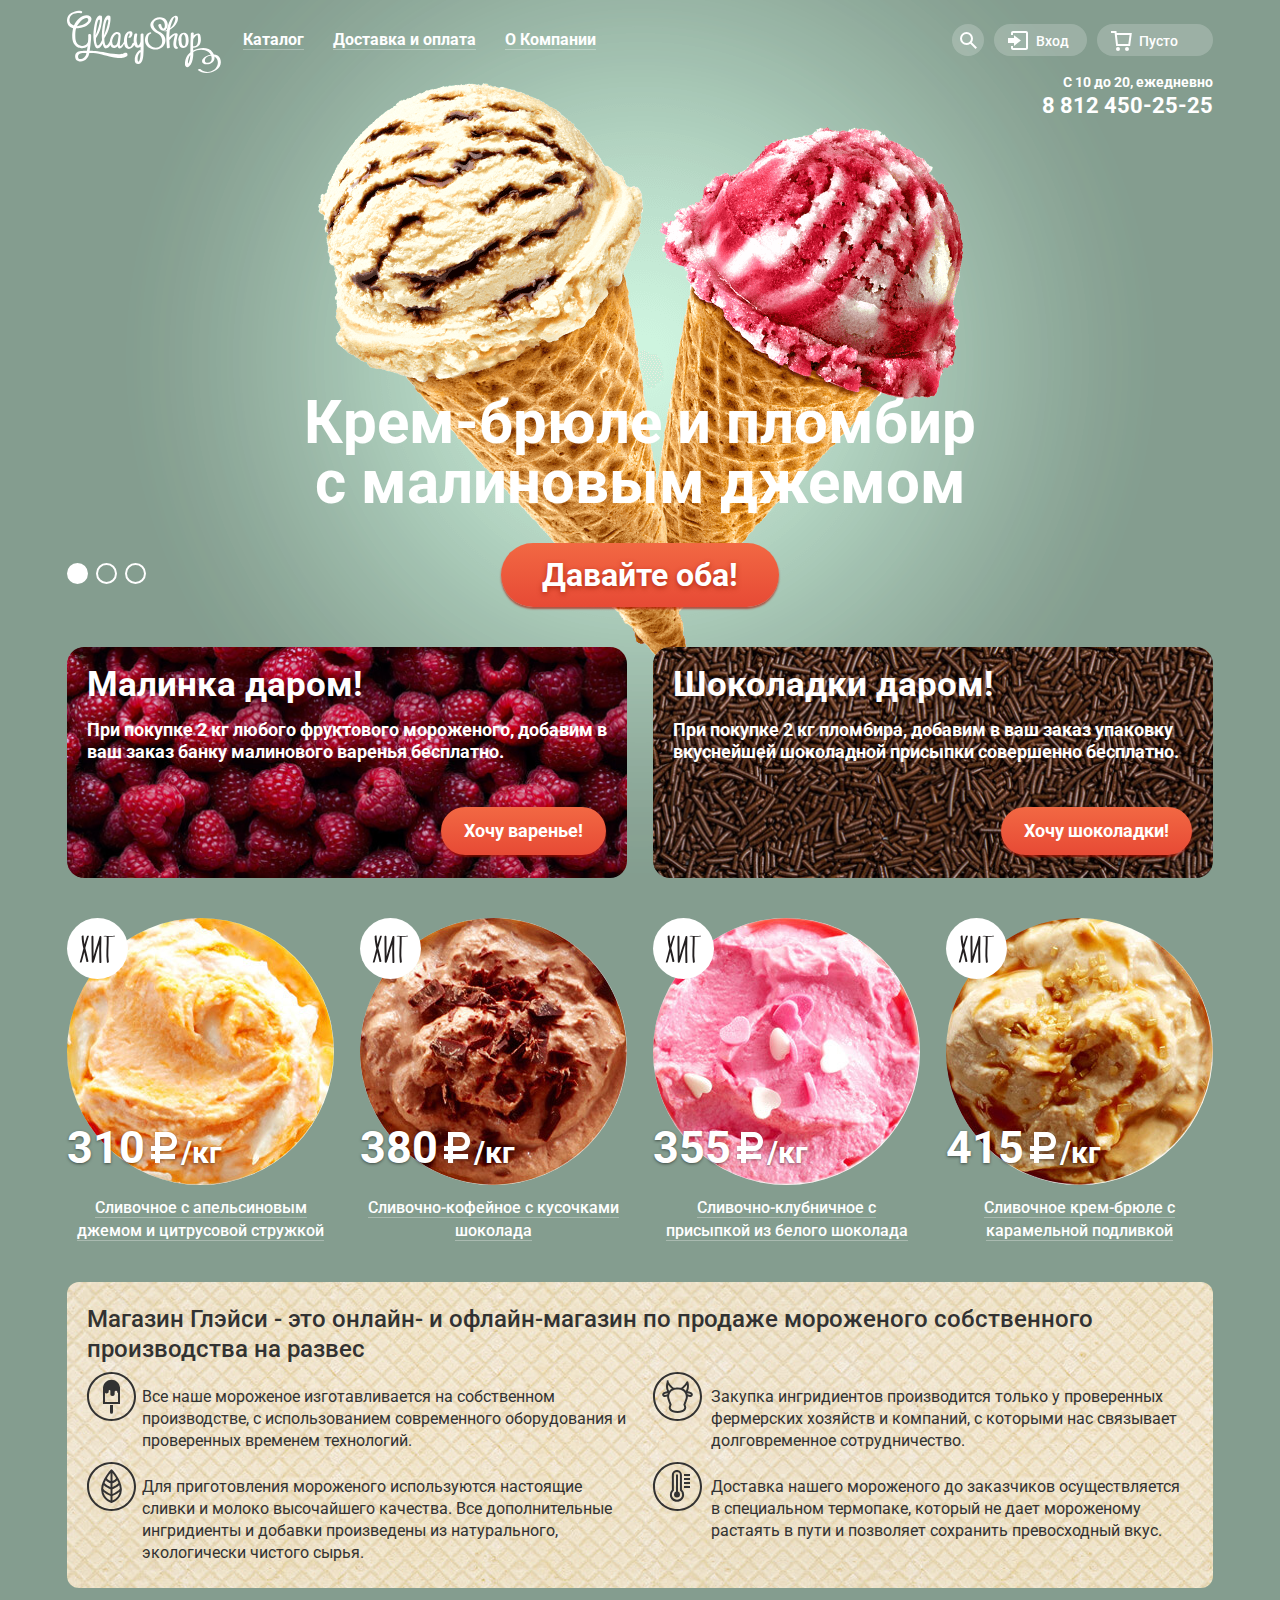
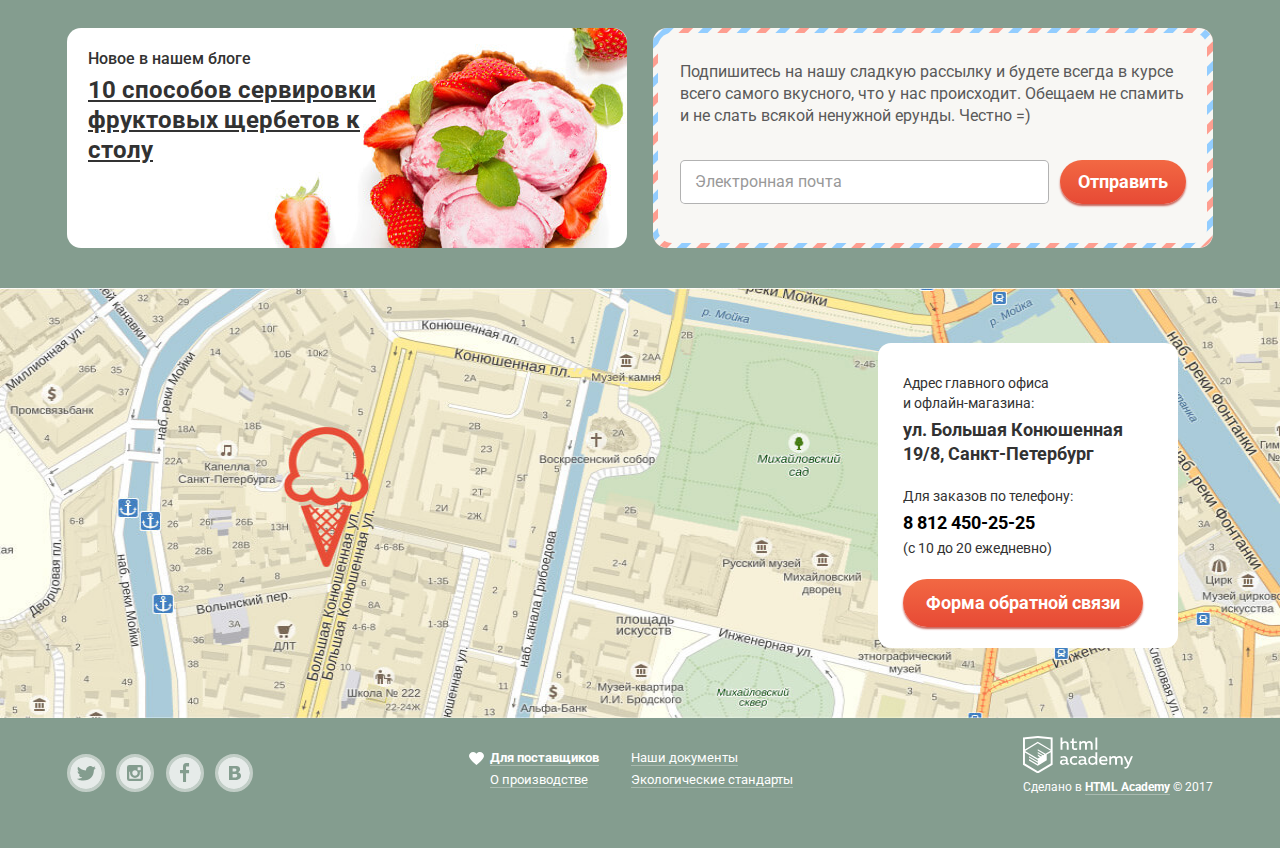
<file: index.html>
<!DOCTYPE html>
<html lang="ru">

<head>
  <meta charset="utf-8">
  <title>HTML Academy: Глейси</title>
  <link rel="stylesheet" href="css/normalize.css">
  <link href="https://fonts.googleapis.com/css?family=Roboto:400,500,700&amp;subset=cyrillic" rel="stylesheet">
  <link rel="stylesheet" href="css/style.min.css">
</head>

<body>

  <input class="visually-hidden" type="radio" id="slide-1" name="toggle" checked>
  <input class="visually-hidden" type="radio" id="slide-2" name="toggle">
  <input class="visually-hidden" type="radio" id="slide-3" name="toggle">

  <div class="site-wrapper">
    <header class="header">
      <div class="container">
        <nav class="header-navigation">
          <div class="indent row">
            <div class="indent row">
              <img src="img/logo.svg" width="154" height="64" alt="Gllacy">
              <ul class="header-navigation-site">
                <li class="header-navigation-site-item">
                  <a href="catalog.html">Каталог</a>
                  <ul class="catalog-submenu">
                    <li class="catalog-submenu-item featured-item">
                      <a href="#">Новинки</a>
                    </li>
                    <li class="catalog-submenu-item">
                      <a href="catalog.html">Сливочное</a>
                    </li>
                    <li class="catalog-submenu-item">
                      <a href="#">Щербеты</a>
                    </li>
                    <li class="catalog-submenu-item">
                      <a href="#">Фруктовый лед</a>
                    </li>
                    <li class="catalog-submenu-item">
                      <a href="#">Мелорин</a>
                    </li>
                  </ul>
                </li>
                <li class="header-navigation-site-item">
                  <a href="#">Доставка и оплата</a>
                </li>
                <li class="header-navigation-site-item">
                  <a href="#">О Компании</a>
                </li>
              </ul>
            </div>
            <div class="row">
              <ul class="header-navigation-user">
                <li class="header-nav-user-item header-navigation-user-search">
                  <button class="btn btn-search btn-transparent">
                    <svg xmlns="http://www.w3.org/2000/svg" xmlns:xlink="http://www.w3.org/1999/xlink" width="17" height="17" viewBox="0 0 17 17">
                      <path fill="#fff" d="M16.958 15.527L11.75 10.32A6.455 6.455 0 0 0 13 6.5 6.5 6.5 0 1 0 6.5 13a6.465 6.465 0 0 0 3.839-1.263l5.205 5.204 1.414-1.414zM6.5 11C4.019 11 2 8.981 2 6.5S4.019 2 6.5 2 11 4.019 11 6.5 8.981 11 6.5 11z"
                      />
                    </svg>
                  </button>
                  <form class="popup search-popup" action="https://echo.htmlacademy.ru/" method="get">
                    <label class="visually-hidden" for="search-field">Поиск по сайту</label>
                    <input type="search" name="search" id="search-field" class="input search-field field-sm" placeholder="Что ищем?">
                  </form>
                </li>
                <li class="header-nav-user-item header-navigation-user-login">
                  <button class="btn btn-login btn-transparent">
                    <svg xmlns="http://www.w3.org/2000/svg" xmlns:xlink="http://www.w3.org/1999/xlink" width="21" height="19" viewBox="0 0 21 19">
                      <g fill="#000">
                        <path d="M6 14.875L12.917 9.5 6 4.125v2.917H-.042v4.917H6z" />
                        <path d="M18 0H5C3.9 0 3 .9 3 2v2h2V2h13v15H5v-2H3v2c0 1.1.9 2 2 2h13c1.1 0 2-.9 2-2V2c0-1.1-.9-2-2-2z" />
                      </g>
                    </svg>
                    Вход</button>
                  <form class="popup login-popup" action="https://echo.htmlacademy.ru/" method="get">
                    <div class="login-fields">
                      <label class="visually-hidden" for="login-email-field">Ваша электронная почта</label>
                      <input type="email" name="login-email" id="login-email-field" class="input login-field field-sm" placeholder="Электронная почта">
                      <label class="visually-hidden" for="login-password-field">Ваш пароль</label>
                      <input type="password" name="login-password" id="login-password-field" class="input login-field field-sm" placeholder="Пароль">
                    </div>
                    <div class="login-bottom-controls">
                      <button class="btn btn-red">Войти</button>
                      <div class="login-links link-dark">
                        <a href="#">Забыли пароль?</a>
                        <a href="#">Новая регистрация</a>
                      </div>
                    </div>
                  </form>
                </li>
                <li class="header-nav-user-item header-navigation-user-basket">
                  <button class="btn btn-transparent btn-basket">
                    <svg xmlns="http://www.w3.org/2000/svg" width="21" height="20" viewBox="0 0 21 20">
                      <g fill="#FFF">
                        <path d="M5.657 2.031L5.422 0H0v2h3.64l1.5 13h13.988l1.699-12.969H5.657zM17.372 13H6.922L5.888 4.031h12.66L17.372 13z" />
                        <circle cx="6.984" cy="18" r="2" />
                        <circle cx="15.984" cy="18" r="2" />
                      </g>
                    </svg>
                    Пусто</button>
                  <div class="popup basket-popup">
                    <table class="basket-table">
                      <tr class="basket-table-item">
                        <td class="basket-table-remove">
                          <button class="product-remove">✕</button>
                        </td>
                        <td class="basket-table-preview">
                          <img src="img/1.jpg" width="33" height="33" alt="Пломбир с апельсиновым джемом">
                        </td>
                        <td class="basket-table-name">Пломбир с апельсиновым джемом</td>
                        <td class="basket-table-calc">
                          <span class="basket-table-weight">1,5 кг &#xD7;</span>
                          <span class="basket-table-price">200 руб.</span>
                        </td>
                        <td class="basket-table-cost">300 руб.</td>
                      </tr>
                      <tr class="basket-table-item">
                        <td class="basket-table-remove">
                          <button class="product-remove">✕</button>
                        </td>
                        <td class="basket-table-preview">
                          <img src="img/2.jpg" width="33" height="33" alt="Клубничный пломбир с присыпкой из белого шоколада">
                        </td>
                        <td class="basket-table-name">Клубничный пломбир с присыпкой из белого шоколада</td>
                        <td class="basket-table-calc">
                          <span class="basket-table-weight">1,5 кг &#xD7;</span>
                          <span class="basket-table-price">300 руб.</span>
                        </td>
                        <td class="basket-table-cost">450 руб.</td>
                      </tr>
                      <tr class="basket-table-item">
                        <td class="basket-table-total" colspan="5">Итого: 750 руб.</td>
                      </tr>
                    </table>
                    <div class="basket-button">
                      <a class="btn btn-red" href="#">Оформить заказ</a>
                    </div>
                  </div>
                </li>
              </ul>
            </div>
          </div>
        </nav>
        <div class="header-contacts">
          <span class="header-contacts-time">С 10 до 20, ежедневно</span>
          <a class="header-contacts-number" href="tel:88124502525">8 812 450-25-25</a>
        </div>
      </div>
    </header>

    <main>
      <h1 class="visually-hidden">Магазин мороженого «Gllacy»</h1>

      <div class="container">
        <section class="promo">
          <ul class="promo-slides">
            <li class="promo-slide slide" id="promo-slide-1">
              <!-- <img src="img/group1.png" width="1045" height="881" alt="Крем-брюле и пломбир с малиновым джемом"> -->
              <h3 class="promo-slide-heading">Крем-брюле и пломбир с малиновым джемом</h3>
              <a class="btn btn-lg btn-red" href="#">Давайте оба!</a>
            </li>
            <li class="promo-slide slide" id="promo-slide-2">
              <!-- <img src="img/group2.png" width="1065" height="859" alt="Шоколадный пломбир и лимонный сорбет"> -->
              <h3 class="promo-slide-heading">Шоколадный пломбир и лимонный сорбет</h3>
              <a class="btn btn-lg btn-red" href="#">Давайте оба!</a>
            </li>
            <li class="promo-slide slide" id="promo-slide-3">
              <!-- <img src="img/group3.png" width="1079" height="854" alt="Пломбир с помадкой и клубничный щербет"> -->
              <h3 class="promo-slide-heading">Пломбир с помадкой и клубничный щербет</h3>
              <a class="btn btn-lg btn-red" href="#">Давайте оба!</a>
            </li>
          </ul>
          <!-- <ul class="slides-switches">
            <li class="slide-radio">
              <button class="btn-slide">Первый слайд</button>
            </li>
            <li class="slide-radio">
              <button class="btn-slide">Второй слайд</button>
            </li>
            <li class="slide-radio">
              <button class="btn-slide">Третий слайд</button>
            </li>
          </ul> -->
          <div class="slides-switches">
            <label for="slide-1">Первый</label>
            <label for="slide-2">Второй</label>
            <label for="slide-3">Третий</label>
          </div>
        </section>
      </div>

      <section class="banners">
        <div class="container">
          <h2 class="visually-hidden">Промо-акции</h2>
          <div class="banners-items">
            <div class="indent row">
              <div class="col-2">
                <div class="banners-item banners-item-raspberry">
                  <h3 class="banners-item-heading">Малинка даром!</h3>
                  <p class="banners-item-desc">При покупке 2 кг любого фруктового мороженого, добавим в ваш заказ банку малинового варенья бесплатно.</p>
                  <a class="btn btn-red" href="#">Хочу варенье!</a>
                </div>
              </div>
              <div class="col-2">
                <div class="banners-item banners-item-chocolate">
                  <h3 class="banners-item-heading">Шоколадки даром!</h3>
                  <p class="banners-item-desc">При покупке 2 кг пломбира, добавим в ваш заказ упаковку вкуснейшей шоколадной присыпки совершенно бесплатно.</p>
                  <a class="btn btn-red" href="#">Хочу шоколадки!</a>
                </div>
              </div>
            </div>
          </div>
        </div>
      </section>

      <section class="product-hits">
        <div class="container">
          <h2 class="visually-hidden">Хиты продаж</h2>
          <ul class="product-list row">
            <li class="product-item col-1">
              <div class="product-img">
                <img src="img/1.jpg" width="267" height="267" alt="Сливочное мороженое с апельсиновым джемом и цитрусовой стружкой">
              </div>
              <div class="product-price">
                <span class="product-price-cost">310</span>
                <span class="product-price-rub"></span>
                <span class="product-price-amount">/кг</span>
              </div>
              <div class="product-desc">
                <h3>
                  <a href="#">
                    Сливочное с апельсиновым джемом и цитрусовой стружкой
                  </a>
                </h3>
              </div>
              <button class="btn btn-red">Быстрый просмотр</button>
            </li>
            <li class="product-item col-1">
              <div class="product-img">
                <img src="img/2.jpg" width="267" height="267" alt="Сливочно-кофейное мороженое с кусочками шоколада">
              </div>
              <div class="product-price">
                <span class="product-price-cost">380</span>
                <span class="product-price-rub"></span>
                <span class="product-price-amount">/кг</span>
              </div>
              <div class="product-desc">
                <h3>
                  <a href="#">
                    Сливочно-кофейное с кусочками шоколада
                  </a>
                </h3>
              </div>
              <button class="btn btn-red">Быстрый просмотр</button>
            </li>
            <li class="product-item col-1">
              <div class="product-img">
                <img src="img/3.jpg" width="267" height="267" alt="Сливочно-клубничное мороженое с присыпкой из белого шоколада">
              </div>
              <div class="product-price">
                <span class="product-price-cost">355</span>
                <span class="product-price-rub"></span>
                <span class="product-price-amount">/кг</span>
              </div>
              <div class="product-desc">
                <h3>
                  <a href="#">
                    Сливочно-клубничное с присыпкой из белого шоколада
                  </a>
                </h3>
              </div>
              <button class="btn btn-red">Быстрый просмотр</button>
            </li>
            <li class="product-item col-1">
              <div class="product-img">
                <img src="img/4.jpg" width="267" height="267" alt="Сливочное мороженое крем-брюле с карамельной подливкой">
              </div>
              <div class="product-price">
                <span class="product-price-cost">415</span>
                <span class="product-price-rub"></span>
                <span class="product-price-amount">/кг</span>
              </div>
              <div class="product-desc">
                <h3>
                  <a href="#">
                    Сливочное крем-брюле с карамельной подливкой
                  </a>
                </h3>
              </div>
              <button class="btn btn-red">Быстрый просмотр</button>
            </li>
          </ul>
        </div>
      </section>

      <div class="container">
        <section class="features indent">
          <h2 class="visually-hidden">Наши преимущества</h2>
          <p class="features-desc">Магазин Глэйси - это онлайн- и офлайн-магазин по продаже мороженого собственного производства на развес</p>
          <ul class="features-list">
            <li class="feature-item">
              <svg xmlns="http://www.w3.org/2000/svg" width="49" height="49" viewBox="0 0 49 49">
                <g fill="#323232">
                  <path d="M24.5 0C10.969 0 0 10.969 0 24.5S10.969 49 24.5 49 49 38.031 49 24.5 38.031 0 24.5 0zm0 47C12.093 47 2 36.906 2 24.5 2 12.093 12.093 2 24.5 2 36.906 2 47 12.093 47 24.5 47 36.906 36.906 47 24.5 47z"
                  />
                  <path d="M24.5 7.625c-4.355 0-7.94 3.278-8.436 7.5H16v16.917h17V15.125h-.063c-.497-4.222-4.082-7.5-8.437-7.5zM31 30.042H18v-9.257c.275.337.705.631 1.542.631 1.292 0 2.125-.713 2.125-1.625v-.875a.854.854 0 1 1 1.708 0c0 .009-.005.017-.005.025 0 .007.005.01.005.017v3.292s-.031 1.833 2.125 1.833c2.109 0 2.125-1.75 2.125-1.75v-2.25h.001l-.001-.005a1.344 1.344 0 0 1 2.688 0c0 .031.021.088.021.088s.034.609.667.894v8.982zM23 40.125a1.5 1.5 0 1 0 3 0V33h-3v7.125z"
                  />
                </g>
              </svg>
              Все наше мороженое изготавливается на собственном производстве, с использованием современного оборудования и проверенных
              временем технологий.
            </li>
            <li class="feature-item">
              <svg xmlns="http://www.w3.org/2000/svg" width="49" height="49" viewBox="0 0 49 49">
                <g fill="#323232">
                  <path d="M24.5 0C10.969 0 0 10.969 0 24.5S10.969 49 24.5 49 49 38.031 49 24.5 38.031 0 24.5 0zm0 47C12.093 47 2 36.906 2 24.5 2 12.093 12.093 2 24.5 2 36.906 2 47 12.093 47 24.5 47 36.906 36.906 47 24.5 47z"
                  />
                  <path d="M34.811 19.342c.86-1.711 1.88-4.987.433-9.482a1 1 0 0 0-1.825-.182c-1.271 2.268-4.038 5.927-6.047 6.094-.03.002-.054.019-.083.024A16.242 16.242 0 0 0 24.5 15.5c-.103 0-1.311.009-2.801.292-.025-.004-.045-.019-.071-.021-2.004-.167-4.773-3.827-6.048-6.095a1 1 0 1 0-1.824.183c-1.448 4.494-.427 7.771.433 9.482-1.744.22-3.954.777-4.757 2.188-.388.682-.38 1.464.024 2.201.514.939 1.399 1.245 2.334 1.245.816 0 1.668-.233 2.349-.482-.004.54.026 1.08.129 1.612.288 1.496 1.131 3.636 1.748 5.197.188.479.396 1.004.509 1.324-.235.614-.672 1.812-.766 2.484-.112.801.114 2.147 1.121 3.306 1.443 1.659 4.006 2.5 7.619 2.5 3.612 0 6.176-.841 7.619-2.5 1.007-1.158 1.233-2.505 1.121-3.306-.094-.673-.53-1.87-.767-2.484.114-.319.32-.843.509-1.32.617-1.563 1.462-3.704 1.75-5.201a8.483 8.483 0 0 0 .135-1.61c.679.248 1.528.48 2.342.48.936 0 1.82-.306 2.334-1.245.404-.737.412-1.519.024-2.201-.801-1.41-3.011-1.967-4.755-2.187zm-.953-6.634c.428 3.06-.477 5.157-1.031 6.112a9.905 9.905 0 0 0-.798-.872c-.544-.526-1.199-.934-1.891-1.258 1.483-1.051 2.801-2.673 3.72-3.982zm-18.716.002c.916 1.304 2.229 2.919 3.706 3.97-.701.329-1.359.744-1.892 1.283-.276.279-.533.57-.771.872-.549-.943-1.468-3.054-1.043-6.125zM11.21 22.77c-.089-.163-.063-.21-.04-.25.223-.391 1.387-1.006 3.609-1.233-.116.29-.217.582-.302.878-1.265.673-2.998 1.091-3.267.605zm21.558 2.959c-.252 1.313-1.058 3.354-1.646 4.844-.398 1.01-.609 1.552-.683 1.877l-.066.302.114.287c.283.71.711 1.908.772 2.351.001.009.096.858-.649 1.716-.72.826-2.363 1.812-6.11 1.812-3.747 0-5.391-.986-6.11-1.812-.746-.857-.651-1.707-.65-1.716.062-.441.489-1.641.772-2.352l.114-.286-.066-.302c-.072-.326-.284-.869-.683-1.881-.587-1.489-1.392-3.528-1.645-4.841-.422-2.198.379-4.575 2.145-6.358 1.513-1.528 4.933-1.868 6.123-1.871 1.166 0 4.539.339 6.139 1.886 2.081 2.014 2.465 4.597 2.129 6.344zm5.021-2.959c-.263.479-1.974.07-3.238-.592a9.437 9.437 0 0 0-.297-.888c2.198.23 3.354.84 3.575 1.229.024.041.05.087-.04.251z"
                  />
                </g>
              </svg>

              Закупка ингридиентов производится только у проверенных фермерских хозяйств и компаний, с которыми нас связывает долговременное
              сотрудничество.
            </li>
            <li class="feature-item">
              <svg xmlns="http://www.w3.org/2000/svg" width="49" height="49" viewBox="0 0 49 49">
                <g fill="#323232">
                  <path d="M24.5 0C10.969 0 0 10.969 0 24.5S10.969 49 24.5 49 49 38.031 49 24.5 38.031 0 24.5 0zm0 47C12.093 47 2 36.906 2 24.5 2 12.093 12.093 2 24.5 2 36.906 2 47 12.093 47 24.5 47 36.906 36.906 47 24.5 47z"
                  />
                  <path d="M34.807 26.756c-.45-9.493-9.197-18.693-9.586-19.097-.015-.015-.033-.023-.048-.037a.942.942 0 0 0-.118-.09.945.945 0 0 0-.13-.077c-.018-.009-.032-.022-.051-.03-.027-.011-.056-.011-.083-.02a.898.898 0 0 0-.297-.044c-.045 0-.089.002-.134.008a.957.957 0 0 0-.158.038c-.025.008-.052.008-.076.018-.018.007-.031.021-.049.029a.896.896 0 0 0-.133.079.95.95 0 0 0-.118.091c-.015.013-.033.021-.046.036-.389.404-9.14 9.608-9.587 19.105-.008.067-.017.133-.011.202-.013.363-.017.727-.003 1.091.369 10.256 9.978 12.82 10.075 12.845a.995.995 0 0 0 .494 0c.097-.024 9.706-2.589 10.074-12.845.013-.363.009-.727-.003-1.089.006-.073-.004-.142-.012-.213zM16.783 23.25c2.219 2.058 5.368 3.521 6.717 4.091v4.552c-2.448-1.196-6.219-3.341-7.302-5.228a17.06 17.06 0 0 1 .585-3.415zm2.024-5.096c1.513 1.688 3.602 2.646 4.693 3.059v3.94c-1.654-.76-4.424-2.216-6.016-4.043a29.164 29.164 0 0 1 1.323-2.956zm12.711 2.954c-1.59 1.824-4.362 3.283-6.018 4.044v-3.939c1.092-.413 3.183-1.372 4.695-3.062.489.949.935 1.94 1.323 2.957zM25.5 19.047v-8.008a45.239 45.239 0 0 1 3.651 5.229c-.953 1.374-2.536 2.276-3.651 2.779zm0 12.846v-4.552c1.35-.569 4.499-2.034 6.719-4.092.305 1.128.515 2.273.584 3.417-1.083 1.883-4.855 4.029-7.303 5.227zm-2-12.843c-1.113-.5-2.694-1.399-3.649-2.779a45.379 45.379 0 0 1 3.649-5.229v8.008zm-7.117 10.775c2.328 1.983 5.69 3.629 7.117 4.281v4.403c-2.092-.904-6.162-3.331-7.117-8.684zm9.117 8.696v-4.415c1.428-.653 4.792-2.3 7.121-4.284-.95 5.411-5.02 7.813-7.121 8.699z"
                  />
                </g>
              </svg>
              Для приготовления мороженого используются настоящие сливки и молоко высочайшего качества. Все дополнительные ингридиенты
              и добавки произведены из натурального, экологически чистого сырья.</li>
            <li class="feature-item">
              <svg xmlns="http://www.w3.org/2000/svg" width="49" height="49" viewBox="0 0 49 49">
                <g fill="#323232">
                  <path d="M24.5 0C10.969 0 0 10.969 0 24.5S10.969 49 24.5 49 49 38.031 49 24.5 38.031 0 24.5 0zm0 47C12.093 47 2 36.906 2 24.5 2 12.093 12.093 2 24.5 2 36.906 2 47 12.093 47 24.5 47 36.906 36.906 47 24.5 47z"
                  />
                  <path d="M28.938 13.125c0-2.774-2.257-5.031-5.031-5.031s-5.031 2.257-5.031 5.031v14.64a7.042 7.042 0 0 0-2 4.923c0 3.929 3.196 7.125 7.125 7.125s7.125-3.196 7.125-7.125a7.127 7.127 0 0 0-2.188-5.126V13.125zm.187 19.563a5.126 5.126 0 0 1-10.25 0c0-1.647.792-3.098 2-4.035V13.125a3.031 3.031 0 1 1 6.062 0v15.372a5.114 5.114 0 0 1 2.188 4.191z"
                  />
                  <path d="M25 29.559V13.188a1 1 0 1 0-2 0v16.371a2.99 2.99 0 0 0-2 2.816 3 3 0 1 0 6 0 2.99 2.99 0 0 0-2-2.816zM31 12h6v2h-6zM31 16h6v2h-6zM31 20h6v2h-6zM31 24h6v2h-6z"
                  />
                </g>
              </svg>
              Доставка нашего мороженого до заказчиков осуществляется в специальном термопаке, который не дает мороженому растаять в пути
              и позволяет сохранить превосходный вкус.</li>
          </ul>
        </section>
      </div>

      <div class="container">
        <div class="indent row">
          <div class="col-2">
            <article class="blog-preview">
              <h2 class="blog-preview-heading">Новое в нашем блоге</h2>
              <p class="blog-preview-content">
                <a href="#">10 способов сервировки
                  <br>фруктовых щербетов к
                  <br>столу</a>
              </p>
            </article>
          </div>
          <div class="col-2">
            <section class="mailing">
              <div class="mailing-wrapper">
                <h2 class="visually-hidden">Подпишитесь на нас</h2>
                <p class="mailing-desc">Подпишитесь на нашу сладкую рассылку и будете всегда в курсе всего самого вкусного, что у нас происходит.
                  Обещаем не спамить и не слать всякой ненужной ерунды. Честно =)</p>
                <form class="mailing-form" action="https://echo.htmlacademy.ru/" method="get">
                  <label class="visually-hidden" for="mailing-email-field">Ваш email</label>
                  <input class="input" type="text" name="mailing-email" id="mailing-email-field" placeholder="Электронная почта">
                  <button class="btn btn-red">Отправить</button>
                </form>
              </div>
            </section>
          </div>
        </div>
      </div>

      <section class="contacts">
        <h2 class="visually-hidden">Контакты</h2>
        <img class="map-placeholder" src="img/map.jpg" alt="Карта">
        <div class="contacts-info">
          <div class="contacts-indent">
            <p class="contacts-address-desc">Адрес главного офиса
              <br> и офлайн-магазина:</p>
            <p class="contacts-address-content">
              ул. Большая Конюшенная
              <br> 19/8, Санкт-Петербург
            </p>
          </div>
          <div class="contacts-indent">
            <p class="contacts-address-desc">Для заказов по телефону:</p>
            <p class="contacts-address-content">
              <a class="contacts-address-phone" href="tel:88124502525">8 812 450-25-25</a>
              <span class="contacts-address-desc">(с 10 до 20 ежедневно) </span>
            </p>
          </div>
          <button class="btn btn-red js-modal">Форма обратной связи</button>
        </div>
      </section>
    </main>

    <footer class="footer">
      <div class="container">
        <div class="row">
          <div class="col-1">
            <ul class="footer-social">
              <li>
                <a class="social-button" href="#">
                  <span class="visually-hidden">Твиттер</span>
                  <svg xmlns="http://www.w3.org/2000/svg" width="32" height="32" viewBox="0 0 32 32">
                    <path fill="#e6ebe9" d="M16 0C7.164 0 0 7.164 0 16c0 8.837 7.164 16 16 16 8.837 0 16-7.163 16-16 0-8.836-7.163-16-16-16zm7.944 12.809c-.251 6.516-3.463 10.832-10.992 10.702h-.486c-.447 0-4.543-.443-5.344-1.823 2.479.19 4.247-.406 5.12-1.136-1.048-.289-2.923-.461-3.251-2.848.384.104.618.221 1.299.113-1.307-.824-2.758-1.519-2.679-3.643.311.317 1.164.518 1.46.457-.768-.233-2.149-3.244-.974-4.781 1.984 1.79 4.075 3.482 7.804 3.643.227-2.214 1.24-3.699 3.168-4.325 1.84-.479 3.255.26 3.901 1.138.737-.224 1.453-.466 2.193-.685-.004.833-.569 1.463-.935 1.709.747.165 1.423-.475 1.423-.475-.184.963-1.094 1.725-1.707 1.954z"
                    />
                  </svg>
                </a>

              </li>
              <li>
                <a class="social-button" href="#">
                  <span class="visually-hidden">Инстаграм</span>
                  <svg xmlns="http://www.w3.org/2000/svg" width="32" height="32" viewBox="0 0 32 32">
                    <g fill="#e6ebe9">
                      <path d="M20.916 16a4.938 4.938 0 1 1-9.877 0c0-.394.051-.773.138-1.14h-.897v6.838h11.396V14.86h-.897c.086.367.137.746.137 1.14z"
                      />
                      <path d="M15.978 18.659c1.466 0 2.659-1.193 2.659-2.659s-1.193-2.659-2.659-2.659c-1.466 0-2.659 1.193-2.659 2.659s1.192 2.659 2.659 2.659zM18.637 10.302h3.039v3.039h-3.039z"
                      />
                      <path d="M16 0C7.164 0 0 7.164 0 16c0 8.837 7.164 16 16 16 8.837 0 16-7.163 16-16 0-8.836-7.163-16-16-16zm7.955 21.698a2.285 2.285 0 0 1-2.279 2.279H10.279A2.285 2.285 0 0 1 8 21.698V10.302a2.286 2.286 0 0 1 2.279-2.279h11.396a2.286 2.286 0 0 1 2.279 2.279v11.396z"
                      />
                    </g>
                  </svg>
                </a>
              </li>
              <li>
                <a class="social-button" href="#">
                  <span class="visually-hidden">Фэйсбук</span>
                  <svg xmlns="http://www.w3.org/2000/svg" width="32" height="32" viewBox="0 0 32 32">
                    <path fill="#e6ebe9" d="M16 0C7.164 0 0 7.163 0 16s7.164 16 16 16c8.837 0 16-7.164 16-16S24.837 0 16 0zm4.062 9.455h-3.021v3.444h3.021v3.445h-3.021v8.61H14.02v-8.61H11v-3.445h3.021V9.455c0-1.902 1.353-3.445 3.021-3.445h3.021v3.445z"
                    />
                  </svg>
                </a>
              </li>
              <li>
                <a class="social-button" href="#">
                  <span class="visually-hidden">Вконтакте</span>
                  <svg xmlns="http://www.w3.org/2000/svg" width="32" height="32" viewBox="0 0 32 32">
                    <g fill="#e6ebe9">
                      <path d="M16.637 14.495c.402-.019.719-.082.951-.188.326-.145.54-.33.641-.559.101-.229.15-.496.15-.797 0-.232-.058-.465-.174-.697-.116-.232-.322-.405-.617-.517-.264-.1-.592-.155-.984-.165a76.242 76.242 0 0 0-1.652-.014h-.339v2.965h.565c.571 0 1.057-.009 1.459-.028zM18.118 17.084c-.282-.081-.672-.125-1.166-.132a127.97 127.97 0 0 0-1.55-.009h-.79v3.493h.264c1.014 0 1.74-.003 2.18-.009a3.2 3.2 0 0 0 1.212-.245c.377-.157.633-.364.774-.625s.214-.562.214-.9c0-.446-.088-.788-.261-1.03-.17-.241-.464-.423-.877-.543z"
                      />
                      <path d="M16 0C7.164 0 0 7.164 0 16c0 8.837 7.164 16 16 16 8.837 0 16-7.163 16-16 0-8.836-7.163-16-16-16zm6.602 20.531a3.73 3.73 0 0 1-1.124 1.327c-.552.415-1.161.71-1.823.886s-1.501.264-2.519.264h-6.121V8.987h5.443c1.13 0 1.957.038 2.48.113a5.126 5.126 0 0 1 1.561.5c.533.27.929.632 1.189 1.087.26.455.392.975.392 1.558 0 .678-.179 1.278-.536 1.795-.358.518-.863.92-1.517 1.208v.075c.917.182 1.642.559 2.179 1.13.537.571.807 1.325.807 2.261 0 .678-.138 1.283-.411 1.817z"
                      />
                    </g>
                  </svg>
                </a>
              </li>
            </ul>
          </div>
          <div class="col-2">
            <div class="footer-navigation">
              <div class="footer-nav-column">
                <ul>
                  <li class="footer-navigation-item provider">
                    <span class="heart">
                      <svg xmlns="http://www.w3.org/2000/svg" width="15" height="13" viewBox="0 0 15 13">
                        <path fill="#FFF" d="M10.799 0c-1.35 0-2.551.65-3.3 1.661A4.097 4.097 0 0 0 4.199 0C1.875 0 0 1.806 0 4.044 0 7.223 7.499 13 7.499 13s7.499-5.777 7.499-8.956C14.998 1.806 13.123 0 10.799 0z"
                        />
                      </svg>
                    </span>
                    <a class="bold" href="#">
                      Для поставщиков
                    </a>
                  </li>
                  <li class="footer-navigation-item">
                    <a href="#">О производстве</a>
                  </li>
                </ul>
              </div>
              <div class="footer-nav-column">
                <ul>
                  <li class="footer-navigation-item">
                    <a href="#">Наши документы</a>
                  </li>
                  <li class="footer-navigation-item">
                    <a href="#">Экологические стандарты</a>
                  </li>
                </ul>
              </div>
            </div>
          </div>
          <div class="col-1">
            <div class="whomade">
              <div class="whomade-img">
                <a href="https://htmlacademy.ru/intensive/htmlcss">
                  <svg id="Layer_1" data-name="Layer 1" xmlns="http://www.w3.org/2000/svg" viewBox="0 0 108.08 36.85">
                    <title>logo-htmlacademy-small1</title>
                    <path d="M44.61,26.88a2,2,0,0,0,.55-0.1v1.33a3.25,3.25,0,0,1-1.18.21,1.67,1.67,0,0,1-1.67-1,4.84,4.84,0,0,1-3.14,1.08c-1.51,0-2.91-.83-2.91-2.55,0-2.13,2-2.79,3.71-2.79a11.08,11.08,0,0,1,2.17.25v-0.3c0-1-.76-1.77-2.19-1.77a7.42,7.42,0,0,0-3,.64v-1.7a10.21,10.21,0,0,1,3.19-.55c2.36,0,3.81,1.12,3.81,3.65v3a0.54,0.54,0,0,0,.49.59h0.17Zm-6.44-1.13A1.35,1.35,0,0,0,39.63,27h0.11a3.39,3.39,0,0,0,2.41-1V24.58a9.72,9.72,0,0,0-1.81-.21c-1,0-2.16.33-2.16,1.38h0Zm12.36-6.11a5,5,0,0,1,2.57.64V22a4.08,4.08,0,0,0-2.3-.7,2.75,2.75,0,1,0,0,5.49,5,5,0,0,0,2.43-.64v1.71a6.27,6.27,0,0,1-2.76.57A4.21,4.21,0,0,1,46,24.51q0-.21,0-0.41a4.32,4.32,0,0,1,4.18-4.46h0.38Zm12.17,7.24a2,2,0,0,0,.55-0.1v1.33a3.25,3.25,0,0,1-1.18.21,1.67,1.67,0,0,1-1.67-1,4.84,4.84,0,0,1-3.14,1.08c-1.51,0-2.91-.83-2.91-2.55,0-2.13,2-2.79,3.71-2.79a11.08,11.08,0,0,1,2.17.25v-0.3c0-1-.76-1.77-2.19-1.77a7.42,7.42,0,0,0-3,.64v-1.7a10.21,10.21,0,0,1,3.19-.55c2.36,0,3.81,1.12,3.81,3.65v3a0.54,0.54,0,0,0,.49.59h0.17Zm-6.44-1.13A1.35,1.35,0,0,0,57.73,27h0.11a3.39,3.39,0,0,0,2.41-1V24.58a9.72,9.72,0,0,0-1.81-.21c-1.06,0-2.16.33-2.16,1.38h0ZM73,16V28.2H71.35V26.88a3.88,3.88,0,0,1-3.19,1.54,4.4,4.4,0,0,1,0-8.78,3.81,3.81,0,0,1,3,1.3V16H73Zm-4.53,5.22a2.76,2.76,0,1,0,0,5.52A2.86,2.86,0,0,0,71.15,25V23A2.91,2.91,0,0,0,68.49,21.27ZM79,19.64c3.31,0,4.46,2.68,3.92,5.09H76.7c0.21,1.5,1.67,2.11,3.19,2.11a6.11,6.11,0,0,0,2.64-.59v1.6a7.14,7.14,0,0,1-3,.57C77,28.42,74.78,27,74.78,24a4.18,4.18,0,0,1,4-4.39H79Zm0.09,1.54a2.28,2.28,0,0,0-2.44,2.1v0.06H81.3A2,2,0,0,0,79.13,21.18Zm5.73,7V19.87h1.65v1a3.81,3.81,0,0,1,2.78-1.27A2.86,2.86,0,0,1,91.89,21a4.12,4.12,0,0,1,2.91-1.33A3.06,3.06,0,0,1,98,23V28.2h-1.9V23.05a1.59,1.59,0,0,0-1.42-1.75H94.42a2.8,2.8,0,0,0-2.07,1.12V28.2h-1.9V23.05A1.59,1.59,0,0,0,89,21.31H88.8a3,3,0,0,0-2.21,1.29v5.63H84.86Zm21.31-8.33h1.9l-3.91,9.46c-0.9,2.17-2.09,2.86-3.35,2.86a4.76,4.76,0,0,1-1.1-.14V30.46a2.86,2.86,0,0,0,.85.12c0.9,0,1.58-.64,2.07-1.9l0.17-.42-4-8.4h2l2.86,6.29ZM38.73,1.46V6.22a3.81,3.81,0,0,1,2.7-1.14,3.25,3.25,0,0,1,3.44,3.4v5.15H43V8.72a1.81,1.81,0,0,0-1.61-2h-0.3a2.93,2.93,0,0,0-2.32,1.39v5.52h-1.9V1.46h1.9ZM49.94,2.31v3h3V6.91h-3v3.81c0,1.1.5,1.46,1.58,1.46a4.49,4.49,0,0,0,1.69-.33v1.6A6.8,6.8,0,0,1,51,13.8a2.55,2.55,0,0,1-2.86-2.74V6.89H46.58V5.26h1.5V2.74Zm5.4,11.31V5.28H57v1A3.81,3.81,0,0,1,59.77,5a2.86,2.86,0,0,1,2.6,1.33A4.12,4.12,0,0,1,65.28,5,3.06,3.06,0,0,1,68.44,8.4v5.21h-1.9V8.46a1.59,1.59,0,0,0-1.42-1.75H64.89a2.8,2.8,0,0,0-2.07,1.12v5.78h-1.9V8.46A1.59,1.59,0,0,0,59.5,6.71H59.27A3,3,0,0,0,57.06,8v5.63H55.34ZM71.17,1.45H73V13.6H71.17V1.45ZM14.71,0H14.55L0,1.54V28.21l14.55,8.66,14.55-8.66V1.54Zm12.5,27.1L14.55,34.64,1.9,27.12V16.18l12.59,7.5V25L5.86,19.9v1.31l8.68,5.21v1.39L5.87,22.65V24l8.68,5.21,8.75-5.24V18.31L27.2,16V27.12Zm0-12.53-3.48,2-1.6,1L14.51,13v1.31L21,18.23H21l-0.14.09-1,.54-5.37-3.2V17l4.24,2.52-1,.67-3.2-1.9v1.31l2.1,1.24L14.5,22.1,2,14.65,14.51,7.11Zm0-1.32L14.49,5.76,1.91,13.25v-10L14.56,1.92,27.21,3.25v10h0Z"
                      transform="translate(0 -0.02)" fill="#fff" />
                  </svg>
                </a>
              </div>
              <p>Сделано в
                <a href="https://htmlacademy.ru/intensive/htmlcss">HTML Academy</a>
                &copy; 2017
              </p>
            </div>
          </div>
        </div>
      </div>
    </footer>

    <section class="popup feedback-popup">
      <h2 class="visually-hidden">Форма обратной связи</h2>
      <p class="feedback-popup-heading">Мы обязательно вам ответим!</p>
      <form class="feedback-form" action="https://echo.htmlacademy.ru/" method="get">
        <p>
          <label class="visually-hidden" for="feedback-name-field">Ваше имя</label>
          <input class="input" type="text" name="feedback-name" id="feedback-name-field" placeholder="Как вас зовут?">
        </p>
        <p>
          <label class="visually-hidden" for="feedback-email-field">Ваше почта</label>
          <input class="input" type="email" name="feedback-email" id="feedback-email-field" placeholder="Ваша почта для ответа?">
        </p>
        <p>
          <label class="visually-hidden" for="feedback-comment-field">Напишите что-нибудь</label>
          <textarea name="feedback-comment" id="feedback-comment-field">Напишите что-нибудь...</textarea>
        </p>
        <button class="btn btn-red">Отправить</button>
      </form>
      <button class="popup-close" type="button">Закрыть</button>
    </section>
    <div class="modal-overlay"></div>
  </div>

  <script>
    var openButton = document.querySelector(".js-modal");
    var overlay = document.querySelector(".modal-overlay");
    var closeButton = document.querySelector(".popup-close");
    var modal = document.querySelector(".feedback-popup");

    openButton.addEventListener("click", function () {
      modal.classList.add("active");
      overlay.classList.add("active");
    });

    closeButton.addEventListener("click", function () {
      modal.classList.remove("active");
      overlay.classList.remove("active");
    });

  </script>

</body>

</html>
</file>
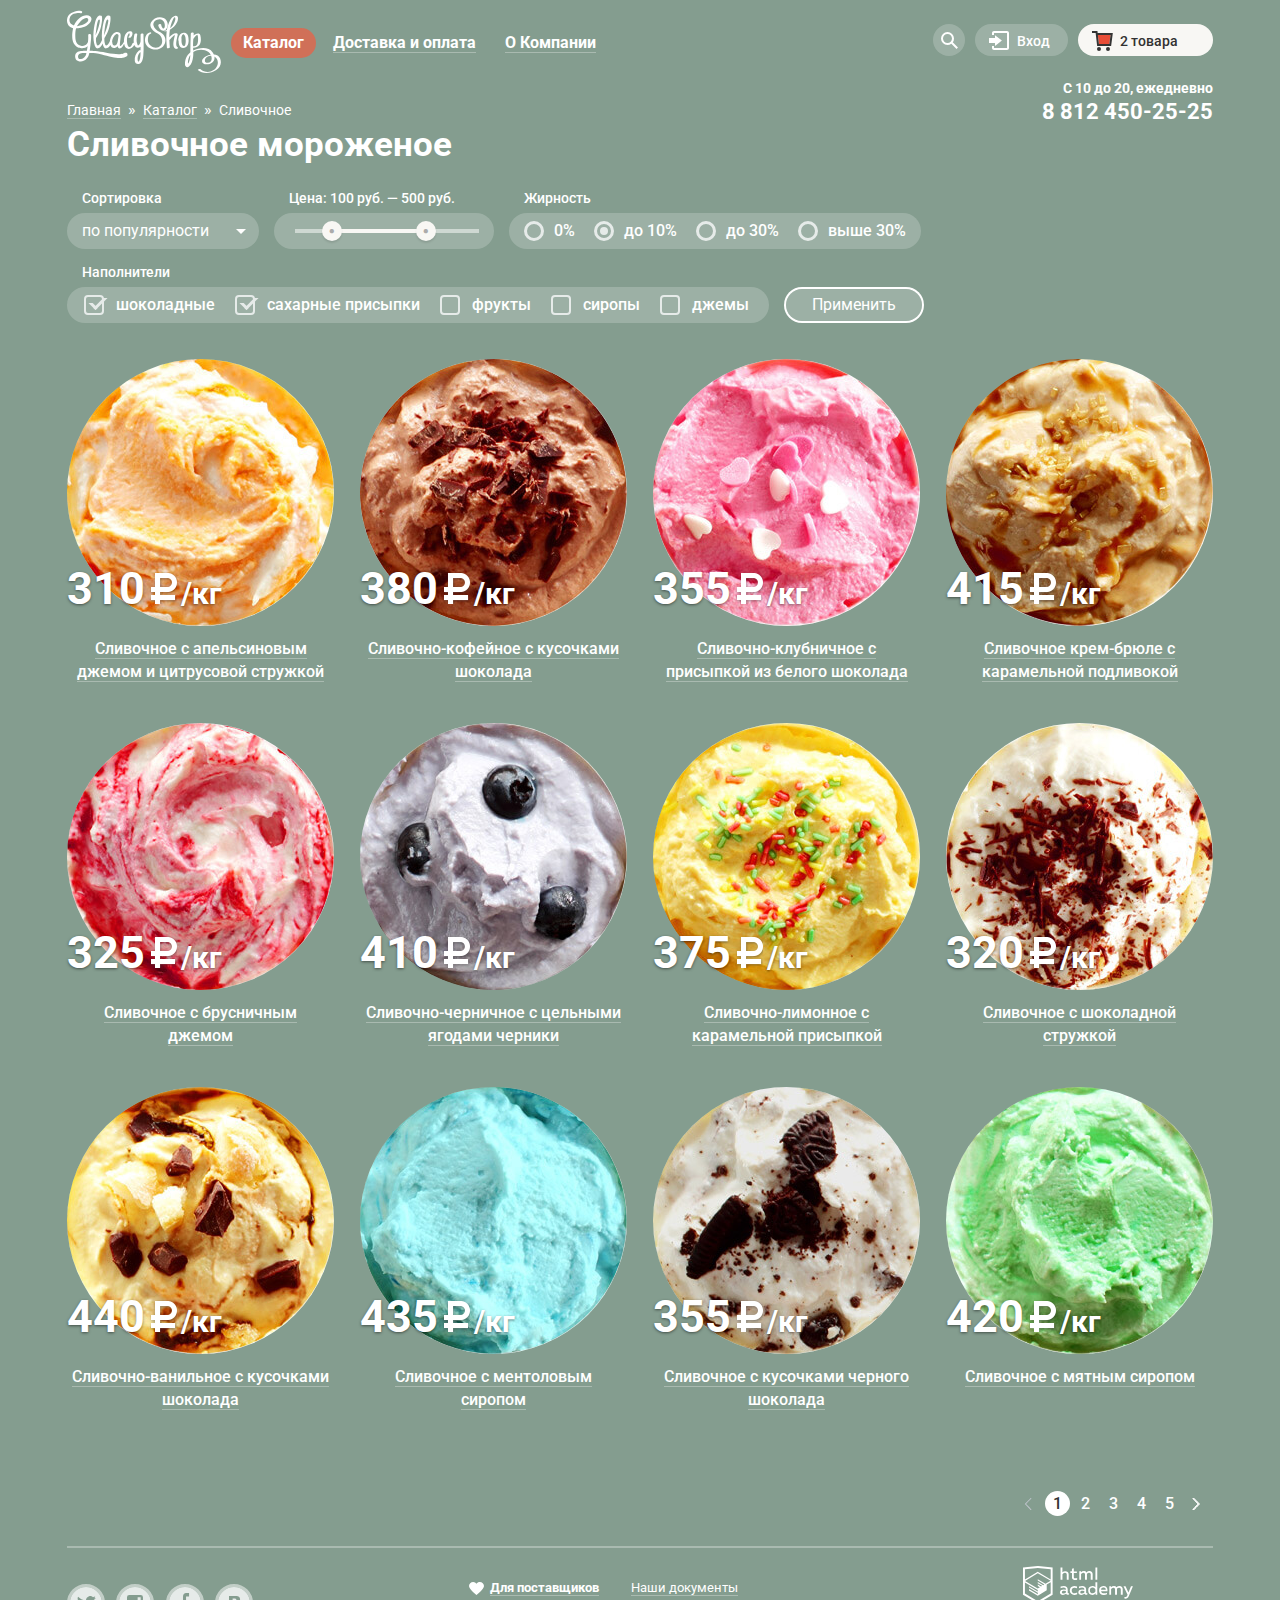
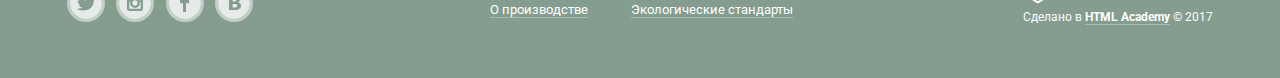
<file: catalog.html>
<!DOCTYPE html>
<html lang="ru">

<head>
  <meta charset="utf-8">
  <title>Каталог. Сливочное мороженое</title>
  <link href="https://fonts.googleapis.com/css?family=Roboto:400,500,700&amp;subset=cyrillic" rel="stylesheet">
  <link rel="stylesheet" href="css/normalize.css">
  <link rel="stylesheet" href="css/style.min.css">
</head>

<body>
  <header class="header">
    <div class="container">
      <nav class="header-navigation">
        <div class="indent row">
          <div class="indent row">
            <a class="header-logo" href="index.html">
              <img src="img/logo.svg" width="154" height="64" alt="Gllacy">
            </a>
            <ul class="header-navigation-site">
              <li class="header-navigation-site-item active">
                <a href="catalog.html">Каталог</a>
                <ul class="catalog-submenu">
                  <li class="catalog-submenu-item featured-item">
                    <a href="#">Новинки</a>
                  </li>
                  <li class="catalog-submenu-item catalog-submenu-item-current">
                    Сливочное
                  </li>
                  <li class="catalog-submenu-item">
                    <a href="#">Щербеты</a>
                  </li>
                  <li class="catalog-submenu-item">
                    <a href="#">Фруктовый лед</a>
                  </li>
                  <li class="catalog-submenu-item">
                    <a href="#">Мелорин</a>
                  </li>
                </ul>
              </li>
              <li class="header-navigation-site-item">
                <a href="#">Доставка и оплата</a>
              </li>
              <li class="header-navigation-site-item">
                <a href="#">О Компании</a>
              </li>
            </ul>
          </div>
          <div class="row">
            <ul class="header-navigation-user">
              <li class="header-nav-user-item header-navigation-user-search">
                <button class="btn btn-search btn-transparent">
                  <svg xmlns="http://www.w3.org/2000/svg" xmlns:xlink="http://www.w3.org/1999/xlink" width="17" height="17" viewBox="0 0 17 17">
                    <path fill="#fff" d="M16.958 15.527L11.75 10.32A6.455 6.455 0 0 0 13 6.5 6.5 6.5 0 1 0 6.5 13a6.465 6.465 0 0 0 3.839-1.263l5.205 5.204 1.414-1.414zM6.5 11C4.019 11 2 8.981 2 6.5S4.019 2 6.5 2 11 4.019 11 6.5 8.981 11 6.5 11z"
                    />
                  </svg>
                </button>
                <form class="popup search-popup" action="https://echo.htmlacademy.ru/" method="get">
                  <label class="visually-hidden" for="search-field">Поиск по сайту</label>
                  <input type="search" name="search" id="search-field" class="input search-field field-sm" placeholder="Что ищем?">
                </form>
              </li>
              <li class="header-nav-user-item header-navigation-user-login">
                <button class="btn btn-login btn-transparent">
                  <svg xmlns="http://www.w3.org/2000/svg" xmlns:xlink="http://www.w3.org/1999/xlink" width="21" height="19" viewBox="0 0 21 19">
                    <g fill="#000">
                      <path d="M6 14.875L12.917 9.5 6 4.125v2.917H-.042v4.917H6z" />
                      <path d="M18 0H5C3.9 0 3 .9 3 2v2h2V2h13v15H5v-2H3v2c0 1.1.9 2 2 2h13c1.1 0 2-.9 2-2V2c0-1.1-.9-2-2-2z" />
                    </g>
                  </svg>
                  Вход</button>
                <form class="popup login-popup" action="https://echo.htmlacademy.ru/" method="get">
                  <div class="login-fields">
                    <label class="visually-hidden" for="login-email-field">Ваша электронная почта</label>
                    <input type="email" name="login-email" id="login-email-field" class="input login-field field-sm" placeholder="Электронная почта">
                    <label class="visually-hidden" for="login-password-field">Ваш пароль</label>
                    <input type="password" name="login-password" id="login-password-field" class="input login-field field-sm" placeholder="Пароль">
                  </div>
                  <div class="login-bottom-controls">
                    <button class="btn btn-red">Войти</button>
                    <div class="login-links link-dark">
                      <a href="#">Забыли пароль?</a>
                      <a href="#">Новая регистрация</a>
                    </div>
                  </div>
                </form>
              </li>
              <li class="header-nav-user-item header-navigation-user-basket basket-with-products">
                <button class="btn btn-transparent btn-basket">
                  <svg xmlns="http://www.w3.org/2000/svg" width="21" height="20" viewBox="0 0 21 20">
                    <path fill="#E84D37" d="M5.888 4.031L6.922 13h10.45l1.176-8.969z" />
                    <circle fill="#343434" cx="6.984" cy="18" r="2" />
                    <circle fill="#343434" cx="15.984" cy="18" r="2" />
                    <path fill="#343434" d="M5.657 2.031L5.422 0H0v2h3.64l1.5 13h13.988l1.699-12.969H5.657zM17.372 13H6.922L5.888 4.031h12.66L17.372 13z"
                    />
                  </svg>
                  2 товара</button>
                <div class="popup basket-popup">
                  <table class="basket-table">
                    <tr class="basket-table-item">
                      <td class="basket-table-remove">
                        <button class="product-remove" type="button">Закрыть</button>
                      </td>
                      <td class="basket-table-preview">
                        <img src="img/1.jpg" width="33" height="33" alt="Пломбир с апельсиновым джемом">
                      </td>
                      <td class="basket-table-name">Пломбир с апельсиновым джемом</td>
                      <td class="basket-table-calc">
                        <span class="basket-table-weight">1,5 кг &#xD7;</span>
                        <span class="basket-table-price">200 руб.</span>
                      </td>
                      <td class="basket-table-cost">300 руб.</td>
                    </tr>
                    <tr class="basket-table-item">
                      <td class="basket-table-remove">
                        <button class="product-remove" type="button">Закрыть</button>
                      </td>
                      <td class="basket-table-preview">
                        <img src="img/2.jpg" width="33" height="33" alt="Клубничный пломбир с присыпкой из белого шоколада">
                      </td>
                      <td class="basket-table-name">Клубничный пломбир с присыпкой из белого шоколада</td>
                      <td class="basket-table-calc">
                        <span class="basket-table-weight">1,5 кг &#xD7;</span>
                        <span class="basket-table-price">300 руб.</span>
                      </td>
                      <td class="basket-table-cost">450 руб.</td>
                    </tr>
                    <tr class="basket-table-item">
                      <td class="basket-table-total" colspan="5">Итого: 750 руб.</td>
                    </tr>
                  </table>
                  <div class="basket-button">
                    <a class="btn btn-red" href="#">Оформить заказ</a>
                  </div>
                </div>
              </li>
            </ul>

          </div>
        </div>
      </nav>
      <div class="header-contacts">
        <span class="header-contacts-time">С 10 до 20, ежедневно</span>
        <a class="header-contacts-number" href="tel:88124502525">8 812 450-25-25</a>
      </div>
    </div>
  </header>

  <main>
    <div class="container">
      <ul class="breadcrumbs">
        <li class="breadcrumbs-item">
          <a href="index.html">Главная</a>
        </li>
        <li class="breadcrumbs-item">
          <a href="#">Каталог</a>
        </li>
        <li class="breadcrumbs-item breadcrumbs-item-current">
          Сливочное
        </li>
      </ul>

      <h1 class="catalog-heading">Сливочное мороженое</h1>
    </div>
    <section class="">
      <div class="container">
        <div class="indent row">
          <div class="col-3">
            <h2 class="visually-hidden">Фильтр товаров</h2>
            <form class="filters" action="https://echo.htmlacademy.ru/" method="get">
              <fieldset class="filters-item filter-sort">
                <legend class="filters-title">Сортировка</legend>
                <div class="filter-sort-field">
                  <select class="select" name="sort" id="sort">
                    <option value="top">по популярности</option>
                    <option value="low-price">сначала недорогие</option>
                    <option value="high-price">сначала дорогие</option>
                    <option value="fat">по жирности</option>
                  </select>
                  <i class="select-icon"></i>
                </div>
              </fieldset>
              <fieldset class="filters-item filter-price">
                <legend class="filters-title">Цена: 100 руб. — 500 руб.</legend>
                <div class="filter-price-field">
                  <div class="filter-price-scale">
                    <div class="filter-price-range" style="margin-left: 20%; width: 51%">
                      <div class="filter-price-change filter-price-change-min"></div>
                      <div class="filter-price-change filter-price-change-max"></div>
                    </div>
                  </div>
                </div>
              </fieldset>
              <fieldset class="filters-item filter-radio">
                <legend class="filters-title">Жирность</legend>
                <div class="filter-radio-field">
                  <input class="filter-radio-input" id="radio-1" type="radio" name="fat" value="0%">
                  <label class="filter-radio-label" for="radio-1">
                    <span class="filter-radio-indicator"></span>0%
                  </label>
                  <input class="filter-radio-input" id="radio-2" type="radio" name="fat" value="before10%" checked>
                  <label class="filter-radio-label" for="radio-2">
                    <span class="filter-radio-indicator"></span>до 10%
                  </label>
                  <input class="filter-radio-input" id="radio-3" type="radio" name="fat" value="before30%">
                  <label class="filter-radio-label" for="radio-3">
                    <span class="filter-radio-indicator"></span>до 30%
                  </label>
                  <input class="filter-radio-input" id="radio-4" type="radio" name="fat" value="after30%">
                  <label class="filter-radio-label" for="radio-4">
                    <span class="filter-radio-indicator"></span>выше 30%
                  </label>
                </div>
              </fieldset>
              <fieldset class="filters-item filter-check">
                <legend class="filters-title">Наполнители</legend>
                <div class="filter-check-field">
                  <input class="filter-check-input" id="check-1" type="checkbox" name="topping" value="chocolate" checked>
                  <label class="filter-check-label" for="check-1">
                    <span class="filter-check-indicator"></span>шоколадные
                  </label>
                  <input class="filter-check-input" id="check-2" type="checkbox" name="topping" value="sugar" checked>
                  <label class="filter-check-label" for="check-2">
                    <span class="filter-check-indicator"></span>сахарные присыпки
                  </label>
                  <input class="filter-check-input" id="check-3" type="checkbox" name="topping" value="fruits">
                  <label class="filter-check-label" for="check-3">
                    <span class="filter-check-indicator"></span>фрукты
                  </label>
                  <input class="filter-check-input" id="check-4" type="checkbox" name="topping" value="syrups">
                  <label class="filter-check-label" for="check-4">
                    <span class="filter-check-indicator"></span>сиропы
                  </label>
                  <input class="filter-check-input" id="check-5" type="checkbox" name="topping" value="jams">
                  <label class="filter-check-label" for="check-5">
                    <span class="filter-check-indicator"></span>джемы
                  </label>
                </div>
              </fieldset>
              <div class="filters-btn">
                <button class="btn btn-transparent btn-filter" type="submit">Применить</button>
              </div>
            </form>
          </div>
        </div>
      </div>
    </section>

    <section class="catalog">
      <div class="container">
        <h2 class="visually-hidden">Список видов сливочного мороженого</h2>
        <ul class="product-list indent row">
          <li class="product-item col-1">
            <div class="product-img">
              <img src="img/1.jpg" width="267" height="267" alt="Сливочное мороженое с апельсиновым джемом и цитрусовой стружкой">
            </div>
            <div class="product-price">
              <span class="product-price-cost">310</span>
              <span class="product-price-rub"></span>
              <span class="product-price-amount">/кг</span>
            </div>
            <div class="product-desc">
              <h3>
                <a href="#">
                  Сливочное с апельсиновым джемом и цитрусовой стружкой
                </a>
              </h3>
            </div>
            <button class="btn btn-red">Быстрый просмотр</button>
          </li>
          <li class="product-item col-1">
            <div class="product-img">
              <img src="img/2.jpg" width="267" height="267" alt="Сливочно-кофейное мороженое с кусочками шоколада">
            </div>
            <div class="product-price">
              <span class="product-price-cost">380</span>
              <span class="product-price-rub"></span>
              <span class="product-price-amount">/кг</span>
            </div>
            <div class="product-desc">
              <h3>
                <a href="#">
                  Сливочно-кофейное с кусочками шоколада
                </a>
              </h3>
            </div>
            <button class="btn btn-red">Быстрый просмотр</button>
          </li>
          <li class="product-item col-1">
            <div class="product-img">
              <img src="img/3.jpg" width="267" height="267" alt="Сливочно-клубничное мороженое с присыпкой из белого шоколада">
            </div>
            <div class="product-price">
              <span class="product-price-cost">355</span>
              <span class="product-price-rub"></span>
              <span class="product-price-amount">/кг</span>
            </div>
            <div class="product-desc">
              <h3>
                <a href="#">
                  Сливочно-клубничное с присыпкой из белого шоколада
                </a>
              </h3>
            </div>
            <button class="btn btn-red">Быстрый просмотр</button>
          </li>
          <li class="product-item col-1">
            <div class="product-img">
              <img src="img/4.jpg" width="267" height="267" alt="Сливочное мороженое крем-брюле с карамельной подливкой">
            </div>
            <div class="product-price">
              <span class="product-price-cost">415</span>
              <span class="product-price-rub"></span>
              <span class="product-price-amount">/кг</span>
            </div>
            <div class="product-desc">
              <h3>
                <a href="#">
                  Сливочное крем-брюле с карамельной подливокой
                </a>
              </h3>
            </div>
            <button class="btn btn-red">Быстрый просмотр</button>
          </li>
          <li class="product-item col-1">
            <div class="product-img">
              <img src="img/5.jpg" width="267" height="267" alt="Сливочное мороженое с брусничным джемом">
            </div>
            <div class="product-price">
              <span class="product-price-cost">325</span>
              <span class="product-price-rub"></span>
              <span class="product-price-amount">/кг</span>
            </div>
            <div class="product-desc">
              <h3>
                <a href="#">
                  Сливочное с брусничным джемом
                </a>
              </h3>
            </div>
            <button class="btn btn-red">Быстрый просмотр</button>
          </li>
          <li class="product-item col-1">
            <div class="product-img">
              <img src="img/6.jpg" width="267" height="267" alt="Сливочно-черничное мороженое с цельными ягодами черники">
            </div>
            <div class="product-price">
              <span class="product-price-cost">410</span>
              <span class="product-price-rub"></span>
              <span class="product-price-amount">/кг</span>
            </div>
            <div class="product-desc">
              <h3>
                <a href="#">
                  Сливочно-черничное с цельными ягодами черники
                </a>
              </h3>
            </div>
            <button class="btn btn-red">Быстрый просмотр</button>
          </li>
          <li class="product-item col-1">
            <div class="product-img">
              <img src="img/7.jpg" width="267" height="267" alt="Сливочно-лимонное мороженое с карамельной присыпкой">
            </div>
            <div class="product-price">
              <span class="product-price-cost">375</span>
              <span class="product-price-rub"></span>
              <span class="product-price-amount">/кг</span>
            </div>
            <div class="product-desc">
              <h3>
                <a href="#">
                  Сливочно-лимонное с карамельной присыпкой
                </a>
              </h3>
            </div>
            <button class="btn btn-red">Быстрый просмотр</button>
          </li>
          <li class="product-item col-1">
            <div class="product-img">
              <img src="img/8.jpg" width="267" height="267" alt="Сливочное мороженое с шоколадной стружкой">
            </div>
            <div class="product-price">
              <span class="product-price-cost">320</span>
              <span class="product-price-rub"></span>
              <span class="product-price-amount">/кг</span>
            </div>
            <div class="product-desc">
              <h3>
                <a href="#">
                  Сливочное с шоколадной стружкой
                </a>
              </h3>
            </div>
            <button class="btn btn-red">Быстрый просмотр</button>
          </li>
          <li class="product-item col-1">
            <div class="product-img">
              <img src="img/9.jpg" width="267" height="267" alt="Сливочно-ванильное мороженое с кусочками шоколада">
            </div>
            <div class="product-price">
              <span class="product-price-cost">440</span>
              <span class="product-price-rub"></span>
              <span class="product-price-amount">/кг</span>
            </div>
            <div class="product-desc">
              <h3>
                <a href="#">
                  Сливочно-ванильное с кусочками шоколада
                </a>
              </h3>
            </div>
            <button class="btn btn-red">Быстрый просмотр</button>
          </li>
          <li class="product-item col-1">
            <div class="product-img">
              <img src="img/10.jpg" width="267" height="267" alt="Сливочное мороженое с ментоловым сиропом">
            </div>
            <div class="product-price">
              <span class="product-price-cost">435</span>
              <span class="product-price-rub"></span>
              <span class="product-price-amount">/кг</span>
            </div>
            <div class="product-desc">
              <h3>
                <a href="#">
                  Сливочное с ментоловым сиропом
                </a>
              </h3>
            </div>
            <button class="btn btn-red">Быстрый просмотр</button>
          </li>
          <li class="product-item col-1">
            <div class="product-img">
              <img src="img/11.jpg" width="267" height="267" alt="Сливочное мороженое с кусочками черного шоколада">
            </div>
            <div class="product-price">
              <span class="product-price-cost">355</span>
              <span class="product-price-rub"></span>
              <span class="product-price-amount">/кг</span>
            </div>
            <div class="product-desc">
              <h3>
                <a href="#">
                  Сливочное с кусочками черного шоколада
                </a>
              </h3>
            </div>
            <button class="btn btn-red">Быстрый просмотр</button>
          </li>
          <li class="product-item col-1">
            <div class="product-img">
              <img src="img/12.jpg" width="267" height="267" alt="Сливочное мороженое с мятным сиропом">
            </div>
            <div class="product-price">
              <span class="product-price-cost">420</span>
              <span class="product-price-rub"></span>
              <span class="product-price-amount">/кг</span>
            </div>
            <div class="product-desc">
              <h3>
                <a href="#">
                  Сливочное с мятным сиропом
                </a>
              </h3>
            </div>
            <button class="btn btn-red">Быстрый просмотр</button>
          </li>
        </ul>
        <ul class="pagination-list">
          <li class="pagination-item">
            <a class="left disabled" href="#"> </a>
          </li>
          <li class="pagination-item pagination-item-current">
            <a>1</a>
          </li>
          <li class="pagination-item">
            <a href="#">2</a>
          </li>
          <li class="pagination-item">
            <a href="#">3</a>
          </li>
          <li class="pagination-item">
            <a href="#">4</a>
          </li>
          <li class="pagination-item">
            <a href="#">5</a>
          </li>
          <li class="pagination-item">
            <a class="right" href="#"> </a>
          </li>
        </ul>
        <hr class="footer-line">
      </div>
    </section>
  </main>

  <footer class="footer">
    <div class="container">
      <div class="row">
        <div class="col-1">
          <ul class="footer-social">
            <li>
              <a class="social-button" href="#">
                <span class="visually-hidden">Твиттер</span>
                <svg xmlns="http://www.w3.org/2000/svg" width="32" height="32" viewBox="0 0 32 32">
                  <path fill="#e6ebe9" d="M16 0C7.164 0 0 7.164 0 16c0 8.837 7.164 16 16 16 8.837 0 16-7.163 16-16 0-8.836-7.163-16-16-16zm7.944 12.809c-.251 6.516-3.463 10.832-10.992 10.702h-.486c-.447 0-4.543-.443-5.344-1.823 2.479.19 4.247-.406 5.12-1.136-1.048-.289-2.923-.461-3.251-2.848.384.104.618.221 1.299.113-1.307-.824-2.758-1.519-2.679-3.643.311.317 1.164.518 1.46.457-.768-.233-2.149-3.244-.974-4.781 1.984 1.79 4.075 3.482 7.804 3.643.227-2.214 1.24-3.699 3.168-4.325 1.84-.479 3.255.26 3.901 1.138.737-.224 1.453-.466 2.193-.685-.004.833-.569 1.463-.935 1.709.747.165 1.423-.475 1.423-.475-.184.963-1.094 1.725-1.707 1.954z"
                  />
                </svg>
              </a>
            </li>
            <li>
              <a class="social-button" href="#">
                <span class="visually-hidden">Инстаграм</span>
                <svg xmlns="http://www.w3.org/2000/svg" width="32" height="32" viewBox="0 0 32 32">
                  <g fill="#e6ebe9">
                    <path d="M20.916 16a4.938 4.938 0 1 1-9.877 0c0-.394.051-.773.138-1.14h-.897v6.838h11.396V14.86h-.897c.086.367.137.746.137 1.14z"
                    />
                    <path d="M15.978 18.659c1.466 0 2.659-1.193 2.659-2.659s-1.193-2.659-2.659-2.659c-1.466 0-2.659 1.193-2.659 2.659s1.192 2.659 2.659 2.659zM18.637 10.302h3.039v3.039h-3.039z"
                    />
                    <path d="M16 0C7.164 0 0 7.164 0 16c0 8.837 7.164 16 16 16 8.837 0 16-7.163 16-16 0-8.836-7.163-16-16-16zm7.955 21.698a2.285 2.285 0 0 1-2.279 2.279H10.279A2.285 2.285 0 0 1 8 21.698V10.302a2.286 2.286 0 0 1 2.279-2.279h11.396a2.286 2.286 0 0 1 2.279 2.279v11.396z"
                    />
                  </g>
                </svg>
              </a>
            </li>
            <li>
              <a class="social-button" href="#">
                <span class="visually-hidden">Фэйсбук</span>
                <svg xmlns="http://www.w3.org/2000/svg" width="32" height="32" viewBox="0 0 32 32">
                  <path fill="#e6ebe9" d="M16 0C7.164 0 0 7.163 0 16s7.164 16 16 16c8.837 0 16-7.164 16-16S24.837 0 16 0zm4.062 9.455h-3.021v3.444h3.021v3.445h-3.021v8.61H14.02v-8.61H11v-3.445h3.021V9.455c0-1.902 1.353-3.445 3.021-3.445h3.021v3.445z"
                  />
                </svg>
              </a>
            </li>
            <li>
              <a class="social-button" href="#">
                <span class="visually-hidden">Вконтакте</span>
                <svg xmlns="http://www.w3.org/2000/svg" width="32" height="32" viewBox="0 0 32 32">
                  <g fill="#e6ebe9">
                    <path d="M16.637 14.495c.402-.019.719-.082.951-.188.326-.145.54-.33.641-.559.101-.229.15-.496.15-.797 0-.232-.058-.465-.174-.697-.116-.232-.322-.405-.617-.517-.264-.1-.592-.155-.984-.165a76.242 76.242 0 0 0-1.652-.014h-.339v2.965h.565c.571 0 1.057-.009 1.459-.028zM18.118 17.084c-.282-.081-.672-.125-1.166-.132a127.97 127.97 0 0 0-1.55-.009h-.79v3.493h.264c1.014 0 1.74-.003 2.18-.009a3.2 3.2 0 0 0 1.212-.245c.377-.157.633-.364.774-.625s.214-.562.214-.9c0-.446-.088-.788-.261-1.03-.17-.241-.464-.423-.877-.543z"
                    />
                    <path d="M16 0C7.164 0 0 7.164 0 16c0 8.837 7.164 16 16 16 8.837 0 16-7.163 16-16 0-8.836-7.163-16-16-16zm6.602 20.531a3.73 3.73 0 0 1-1.124 1.327c-.552.415-1.161.71-1.823.886s-1.501.264-2.519.264h-6.121V8.987h5.443c1.13 0 1.957.038 2.48.113a5.126 5.126 0 0 1 1.561.5c.533.27.929.632 1.189 1.087.26.455.392.975.392 1.558 0 .678-.179 1.278-.536 1.795-.358.518-.863.92-1.517 1.208v.075c.917.182 1.642.559 2.179 1.13.537.571.807 1.325.807 2.261 0 .678-.138 1.283-.411 1.817z"
                    />
                  </g>
                </svg>
              </a>
            </li>
          </ul>
        </div>
        <div class="col-2">
          <div class="footer-navigation">
            <div class="footer-nav-column">
              <ul>
                <li class="footer-navigation-item provider">
                  <span class="heart">
                    <svg xmlns="http://www.w3.org/2000/svg" width="15" height="13" viewBox="0 0 15 13">
                      <path fill="#FFF" d="M10.799 0c-1.35 0-2.551.65-3.3 1.661A4.097 4.097 0 0 0 4.199 0C1.875 0 0 1.806 0 4.044 0 7.223 7.499 13 7.499 13s7.499-5.777 7.499-8.956C14.998 1.806 13.123 0 10.799 0z"
                      />
                    </svg>
                  </span>
                  <a class="bold" href="#">
                    Для поставщиков
                  </a>
                </li>
                <li class="footer-navigation-item">
                  <a href="#">О производстве</a>
                </li>
              </ul>
            </div>
            <div class="footer-nav-column">
              <ul>
                <li class="footer-navigation-item">
                  <a href="#">Наши документы</a>
                </li>
                <li class="footer-navigation-item">
                  <a href="#">Экологические стандарты</a>
                </li>
              </ul>
            </div>
          </div>
        </div>
        <div class="col-1">
          <div class="whomade">
            <div class="whomade-img">
              <a href="https://htmlacademy.ru/intensive/htmlcss">
                <svg id="Layer_1" data-name="Layer 1" xmlns="http://www.w3.org/2000/svg" viewBox="0 0 108.08 36.85">
                  <title>logo-htmlacademy-small1</title>
                  <path d="M44.61,26.88a2,2,0,0,0,.55-0.1v1.33a3.25,3.25,0,0,1-1.18.21,1.67,1.67,0,0,1-1.67-1,4.84,4.84,0,0,1-3.14,1.08c-1.51,0-2.91-.83-2.91-2.55,0-2.13,2-2.79,3.71-2.79a11.08,11.08,0,0,1,2.17.25v-0.3c0-1-.76-1.77-2.19-1.77a7.42,7.42,0,0,0-3,.64v-1.7a10.21,10.21,0,0,1,3.19-.55c2.36,0,3.81,1.12,3.81,3.65v3a0.54,0.54,0,0,0,.49.59h0.17Zm-6.44-1.13A1.35,1.35,0,0,0,39.63,27h0.11a3.39,3.39,0,0,0,2.41-1V24.58a9.72,9.72,0,0,0-1.81-.21c-1,0-2.16.33-2.16,1.38h0Zm12.36-6.11a5,5,0,0,1,2.57.64V22a4.08,4.08,0,0,0-2.3-.7,2.75,2.75,0,1,0,0,5.49,5,5,0,0,0,2.43-.64v1.71a6.27,6.27,0,0,1-2.76.57A4.21,4.21,0,0,1,46,24.51q0-.21,0-0.41a4.32,4.32,0,0,1,4.18-4.46h0.38Zm12.17,7.24a2,2,0,0,0,.55-0.1v1.33a3.25,3.25,0,0,1-1.18.21,1.67,1.67,0,0,1-1.67-1,4.84,4.84,0,0,1-3.14,1.08c-1.51,0-2.91-.83-2.91-2.55,0-2.13,2-2.79,3.71-2.79a11.08,11.08,0,0,1,2.17.25v-0.3c0-1-.76-1.77-2.19-1.77a7.42,7.42,0,0,0-3,.64v-1.7a10.21,10.21,0,0,1,3.19-.55c2.36,0,3.81,1.12,3.81,3.65v3a0.54,0.54,0,0,0,.49.59h0.17Zm-6.44-1.13A1.35,1.35,0,0,0,57.73,27h0.11a3.39,3.39,0,0,0,2.41-1V24.58a9.72,9.72,0,0,0-1.81-.21c-1.06,0-2.16.33-2.16,1.38h0ZM73,16V28.2H71.35V26.88a3.88,3.88,0,0,1-3.19,1.54,4.4,4.4,0,0,1,0-8.78,3.81,3.81,0,0,1,3,1.3V16H73Zm-4.53,5.22a2.76,2.76,0,1,0,0,5.52A2.86,2.86,0,0,0,71.15,25V23A2.91,2.91,0,0,0,68.49,21.27ZM79,19.64c3.31,0,4.46,2.68,3.92,5.09H76.7c0.21,1.5,1.67,2.11,3.19,2.11a6.11,6.11,0,0,0,2.64-.59v1.6a7.14,7.14,0,0,1-3,.57C77,28.42,74.78,27,74.78,24a4.18,4.18,0,0,1,4-4.39H79Zm0.09,1.54a2.28,2.28,0,0,0-2.44,2.1v0.06H81.3A2,2,0,0,0,79.13,21.18Zm5.73,7V19.87h1.65v1a3.81,3.81,0,0,1,2.78-1.27A2.86,2.86,0,0,1,91.89,21a4.12,4.12,0,0,1,2.91-1.33A3.06,3.06,0,0,1,98,23V28.2h-1.9V23.05a1.59,1.59,0,0,0-1.42-1.75H94.42a2.8,2.8,0,0,0-2.07,1.12V28.2h-1.9V23.05A1.59,1.59,0,0,0,89,21.31H88.8a3,3,0,0,0-2.21,1.29v5.63H84.86Zm21.31-8.33h1.9l-3.91,9.46c-0.9,2.17-2.09,2.86-3.35,2.86a4.76,4.76,0,0,1-1.1-.14V30.46a2.86,2.86,0,0,0,.85.12c0.9,0,1.58-.64,2.07-1.9l0.17-.42-4-8.4h2l2.86,6.29ZM38.73,1.46V6.22a3.81,3.81,0,0,1,2.7-1.14,3.25,3.25,0,0,1,3.44,3.4v5.15H43V8.72a1.81,1.81,0,0,0-1.61-2h-0.3a2.93,2.93,0,0,0-2.32,1.39v5.52h-1.9V1.46h1.9ZM49.94,2.31v3h3V6.91h-3v3.81c0,1.1.5,1.46,1.58,1.46a4.49,4.49,0,0,0,1.69-.33v1.6A6.8,6.8,0,0,1,51,13.8a2.55,2.55,0,0,1-2.86-2.74V6.89H46.58V5.26h1.5V2.74Zm5.4,11.31V5.28H57v1A3.81,3.81,0,0,1,59.77,5a2.86,2.86,0,0,1,2.6,1.33A4.12,4.12,0,0,1,65.28,5,3.06,3.06,0,0,1,68.44,8.4v5.21h-1.9V8.46a1.59,1.59,0,0,0-1.42-1.75H64.89a2.8,2.8,0,0,0-2.07,1.12v5.78h-1.9V8.46A1.59,1.59,0,0,0,59.5,6.71H59.27A3,3,0,0,0,57.06,8v5.63H55.34ZM71.17,1.45H73V13.6H71.17V1.45ZM14.71,0H14.55L0,1.54V28.21l14.55,8.66,14.55-8.66V1.54Zm12.5,27.1L14.55,34.64,1.9,27.12V16.18l12.59,7.5V25L5.86,19.9v1.31l8.68,5.21v1.39L5.87,22.65V24l8.68,5.21,8.75-5.24V18.31L27.2,16V27.12Zm0-12.53-3.48,2-1.6,1L14.51,13v1.31L21,18.23H21l-0.14.09-1,.54-5.37-3.2V17l4.24,2.52-1,.67-3.2-1.9v1.31l2.1,1.24L14.5,22.1,2,14.65,14.51,7.11Zm0-1.32L14.49,5.76,1.91,13.25v-10L14.56,1.92,27.21,3.25v10h0Z"
                    transform="translate(0 -0.02)" fill="#fff" />
                </svg>
              </a>
            </div>
            <p>Сделано в
              <a href="https://htmlacademy.ru/intensive/htmlcss">HTML Academy</a>
              &copy; 2017
            </p>
          </div>
        </div>
      </div>
    </div>
  </footer>

</body>

</html>
</file>
<file: css/style.min.css>
.site-wrapper,body{background-color:#849d8f}body{margin:0;padding:0;font-family:"Roboto","Arial",sans-serif;font-size:16px;line-height:22px;font-weight:400;color:#fff;overflow-x:hidden}.site-wrapper{background-image:url(../img/group1.png);background-repeat:no-repeat;background-position:top center}ul{padding-left:0}.btn,a{font-weight:700}a{color:#fff}a:active,a:hover{color:#ffbc9e}.btn{padding:12px 23px;border:0;border-radius:24px;font-size:18px;line-height:24px;text-decoration:none;cursor:pointer}.btn:focus{-webkit-box-shadow:none;box-shadow:none;outline:0}.btn-lg{display:inline-block;padding:10px 41px;font-size:32px;line-height:44px;text-align:center;vertical-align:top;text-shadow:0 2px 5px rgba(160,32,11,.76);border-radius:50px}.btn-red{background-color:#f26843;background:-webkit-linear-gradient(top,#f26843 0%,#e74a35 100%);background:-o-linear-gradient(top,#f26843 0%,#e74a35 100%);background:-webkit-gradient(linear,left top,left bottom,from(#f26843),to(#e74a35));background:linear-gradient(to bottom,#f26843 0%,#e74a35 100%);-webkit-box-shadow:0 2px 2px rgba(172,16,0,.64);box-shadow:0 2px 2px rgba(172,16,0,.64);color:#fff}.btn-red:hover{color:#fff;background:-webkit-linear-gradient(top,#f58669 0%,#ec6f5e 100%);background:-o-linear-gradient(top,#f58669 0%,#ec6f5e 100%);background:-webkit-gradient(linear,left top,left bottom,from(#f58669),to(#ec6f5e));background:linear-gradient(to bottom,#f58669 0%,#ec6f5e 100%);-webkit-box-shadow:0 2px 2px #ac1000;box-shadow:0 2px 2px #ac1000}.btn-red:active{background:-webkit-linear-gradient(top,#d84732 0%,#e1613e 100%);background:-o-linear-gradient(top,#d84732 0%,#e1613e 100%);background:-webkit-gradient(linear,left top,left bottom,from(#d84732),to(#e1613e));background:linear-gradient(to bottom,#d84732 0%,#e1613e 100%);-webkit-box-shadow:inset 0 2px 2px #ac1000;box-shadow:inset 0 2px 2px #ac1000}.btn-transparent,.input-transparent{background-color:rgba(255,255,255,.2);color:#fff}input:hover,textarea:hover{-webkit-box-shadow:0 0 0 2px #c7c6c5 inset;box-shadow:0 0 0 2px #c7c6c5 inset}.field-sm{font-size:14px}.input{height:44px;margin-right:11px;padding-left:15px;-webkit-box-sizing:border-box;box-sizing:border-box;border:0;-webkit-box-shadow:0 0 0 1px #b2b2b2 inset;box-shadow:0 0 0 1px #b2b2b2 inset;border-radius:5px;font-weight:700}.input::-webkit-input-placeholder{color:#999;font-weight:400}.input:-ms-input-placeholder,.input::-ms-input-placeholder{color:#999;font-weight:400}.input::placeholder{color:#999;font-weight:400}.header nav{padding-top:10px}.header .row{margin-bottom:0;-webkit-box-pack:justify;-ms-flex-pack:justify;justify-content:space-between}.header-navigation-site{display:-webkit-box;display:-ms-flexbox;display:flex;-webkit-box-align:center;-ms-flex-align:center;align-items:center;line-height:18px;margin:0 0 0 10px;list-style:none}.catalog-submenu,.header-navigation-user{list-style:none}.header-navigation-site a,.header-navigation-site-item.active:hover>a,.header-navigation-user a{color:#fff}.header-navigation-site-item:hover{background-color:#f7f6f3}.header-navigation-site-item:hover a{text-decoration:none}.header-navigation-site-item.active{background:#d07058;padding:6px 12px}.header-navigation-site-item.active a{text-decoration:none;border-bottom:none}.header-navigation-site-item:hover a{color:#323232;border-bottom:none}.header-navigation-site a:active{color:#323232;text-decoration:none}.header-navigation-site-item{position:relative;margin:0 5px 5px 0;padding:6px 12px;border-radius:30px}.header-navigation-site-item:active{-webkit-box-shadow:inset 0 2px 1px #696969;box-shadow:inset 0 2px 1px #696969;background-color:#ededed}.header-navigation-site-item:first-child a:focus~ul.catalog-submenu{display:block}.active{padding:10px 14px}.catalog-submenu{background-color:#f8f7f4;position:absolute;z-index:1;-webkit-box-shadow:0 20px 20px rgba(0,0,0,.4);box-shadow:0 20px 20px rgba(0,0,0,.4)}.catalog-submenu-item{position:relative;padding:7px 19px;width:143px;-webkit-box-sizing:border-box;box-sizing:border-box;font-size:14px;font-weight:700;cursor:pointer}.catalog-submenu-item.featured-item{position:relative;padding:9px 19px 11px;font-size:14px;font-weight:700;cursor:default;color:#323232}.catalog-submenu-item.featured-item a{font-weight:700}.catalog-submenu-item.featured-item:after{content:"";position:absolute;left:6px;right:9px;height:1px;background-color:#d1d0ce;bottom:0}.catalog-submenu-item-current{background-color:#d07058}.catalog-submenu .catalog-submenu-item-current a{color:#fff}.catalog-submenu a{font-weight:400;text-decoration:none;font-size:14px;line-height:16px;color:#323232}.catalog-submenu .catalog-submenu-item:hover{background-color:#fbded7}.catalog-submenu .catalog-submenu-item:active{background-color:#f6b5a5}.catalog-submenu{display:none}.header-navigation-site-item:hover ul.catalog-submenu{display:block;margin-top:15px;margin-left:-21px;border-radius:4px;overflow:hidden}.active{color:#fff;background-color:#d07058}.btn-transparent:hover{color:#323232;background-color:#f8f7f4}.header-navigation-user{display:-webkit-box;display:-ms-flexbox;display:flex;-webkit-box-pack:end;-ms-flex-pack:end;justify-content:flex-end;margin:14px 0 0}.btn:focus,.filter-check-input:focus+label>span,.filter-radio-input:focus+label>span{outline:-webkit-focus-ring-color auto 5px;outline-color:-webkit-focus-ring-color}.header-nav-user-item{margin-left:10px;position:relative}.header-navigation-site-item>a{text-decoration:none;border-bottom:1px solid rgba(255,255,255,.3)}.header-nav-user-item:after,.header-navigation-site-item:after{content:"";position:absolute;left:0;right:0;height:15px}.btn-basket{padding:9px 35px 7px 42px}.btn-login{padding:9px 18px 7px 42px;font-size:14px;font-weight:500;line-height:16px}.btn-search{padding:0;width:32px;height:32px;line-height:0}.btn-basket svg,.btn-login svg{position:absolute;left:14px;top:7px}.header-nav-user-item:not(.basket-with-products) path{fill:#fff}.header-nav-user-item:not(.basket-with-products) button:hover circle,.header-nav-user-item:not(.basket-with-products) button:hover path{fill:#000}.header-contacts{text-align:right}.header-contacts-number,.header-contacts-time{font-size:14px;line-height:16px;font-weight:700;display:block}.header-contacts-number{font-size:22px;line-height:24px;color:#fff;text-decoration:none;margin-top:4px}.popup{display:none;position:absolute;z-index:1;right:0;margin-top:9px;background-color:#f8f7f4;border-radius:5px;-webkit-box-shadow:0 20px 20px rgba(0,0,0,.4);box-shadow:0 20px 20px rgba(0,0,0,.4)}.search-popup{padding:20px 15px;width:310px}.mailing-form input,.search-field{width:100%}.header-navigation-user-search:hover .search-popup{display:block}.login-popup{width:240px;padding:15px}.header-navigation-user-login:hover .login-popup{display:block;padding:20px 19px 22px}.login-popup a{font-size:13px;font-weight:400;line-height:24px}.login-field{margin-bottom:20px;width:100%}.login-bottom-controls{display:-webkit-box;display:-ms-flexbox;display:flex}.login-links{margin-left:15px}.link-dark a{color:#323232}.link-dark a:hover{color:#ffbc9e;border-bottom:1px solid rgba(255,188,158,.3)}.basket-popup{width:515px;padding:26px 15px 23px 10px}.basket-table{font-size:13px;line-height:16px;color:#323232;margin-bottom:12px}.basket-table-remove{padding-top:4px;width:5%;vertical-align:top}.basket-table-preview{width:10%}.basket-table-preview img{border-radius:50%;max-width:100%;height:auto}.basket-button{margin-top:20px;text-align:right}.basket-table-remove{position:relative}.product-remove,.product-remove::after{position:absolute;width:11px;height:11px}.product-remove{left:8px;font-size:0;border:0;background:0 0;cursor:pointer;top:13px}.product-remove::after{content:"";background-image:url(../img/cross-small.svg);background-repeat:no-repeat;background-color:#f8f7f4;top:0;right:0}.basket-with-products:hover .basket-popup,.product-item:hover button{display:block}.basket-table-calc{width:25%;padding:2px 0 28px 12px}.basket-table-cost{padding:2px 8px 28px;width:15%}.basket-table-price{padding:8px 0;width:25%;color:#999}.basket-table-name{width:47%;padding:0 10px 28px}.basket-table-preview{padding:2px 8px 20px}.basket-table-total{font-size:15px;line-height:18px;font-weight:700;text-align:right;border-top:1px solid #d1d0ce;padding-top:13px}.promo{position:relative;padding-top:245px;margin-bottom:40px}.promo-slides{list-style:none;margin:30px 0 0}.promo-slide{text-align:center}.slide{display:none}#slide-1:checked~.site-wrapper #promo-slide-1,#slide-2:checked~.site-wrapper #promo-slide-2,#slide-3:checked~.site-wrapper #promo-slide-3{display:block}.promo-slide-heading{width:700px;margin:0 auto 29px;font-size:60px;font-weight:700;line-height:60.35px;color:#fff}.slides-switches{position:absolute;bottom:22px;left:0;z-index:20;font-size:0}.slides-switches label{display:inline-block;width:21px;height:21px;margin-right:8px;vertical-align:top;background-color:transparent;border:2px solid #fff;border-radius:50%;cursor:pointer;-webkit-box-sizing:border-box;box-sizing:border-box}.slides-switches label:hover{background-color:rgba(255,255,255,.3)}.visually-hidden{position:absolute;width:1px;height:1px;clip:rect(0,0,0,0)}#slide-1:checked~.site-wrapper label[for=slide-1],#slide-2:checked~.site-wrapper label[for=slide-2],#slide-3:checked~.site-wrapper label[for=slide-3],.filter-radio-input:checked:hover+.filter-radio-label .filter-radio-indicator:before{background-color:#fff}#slide-1:checked~.site-wrapper{background-color:#849d8f;background-image:url(../img/group1.png)}#slide-2:checked~.site-wrapper{background-color:#8996a6;background-image:url(../img/group2.png)}#slide-3:checked~.site-wrapper{background-color:#9d8b84;background-image:url(../img/group3.png)}.banners-items{margin-bottom:56px}.banners-item{max-width:560px;min-height:230px;padding:17px 20px 115px;background-repeat:no-repeat;background-size:cover;border-radius:17px;position:relative;-webkit-box-sizing:border-box;box-sizing:border-box}.banners-item-raspberry{background-image:url(../img/raspberry-bg.jpg);background-color:#460000}.banners-item-chocolate{background-image:url(../img/chocolate-bg.jpg);background-color:#190c06}.banners-item-desc,.banners-item-heading{font-size:35px;font-weight:700;line-height:41px;color:#fff;margin:0 0 14px}.banners-item-desc{margin:0;font-size:18px;line-height:22px}.banners-items .btn{position:absolute;bottom:23px;right:21px}.product-list{list-style:none;-ms-flex-wrap:wrap;flex-wrap:wrap;margin:-16px 0 0}.product-item{padding-left:0;padding-right:0;text-align:center;position:relative;margin-bottom:40px}.product-item h3{margin:0}.product-hits .product-item::before{content:"";background-image:url(../img/hit.svg);background-color:#fff;width:61px;height:61px;display:inline-block;position:absolute;z-index:2;left:0;border-radius:50px}.product-img img{border-radius:135px;position:relative;z-index:1}.product-price{position:absolute;left:0;top:207px;z-index:1}.product-price-rub::before{content:"";background-image:url(../img/rub.png);width:28px;height:33px;display:inline-block}.product-price-amount,.product-price-cost{font-size:45px;font-weight:700;line-height:45px;color:#fff;text-shadow:0 1px 3px rgba(0,0,0,.5)}.product-price-amount{font-size:30px}.product-desc{margin-top:5px;padding:0 5px}.product-desc a{font-size:16px;font-weight:500;line-height:22px;position:relative;z-index:1;text-decoration:none;border-bottom:1px solid rgba(255,255,255,.3)}.product-desc a:hover{border-bottom:1px solid rgba(255,188,158,.3)}.product-item button{display:none;position:absolute;z-index:1;bottom:20px;left:26px}.product-item:hover{z-index:2;cursor:pointer;padding-bottom:79px;margin-bottom:-39px;-webkit-transition:all .2s;-o-transition:all .2s;transition:all .2s}.product-item:hover:after{content:"";position:absolute;top:50%;left:50%;display:block;width:293px;height:415px;border-radius:5px;background-color:rgba(248,247,244,.3);-webkit-box-shadow:0 20px 20px 0 rgba(0,0,0,.15);box-shadow:0 20px 20px 0 rgba(0,0,0,.15);-webkit-transform:translate(-50%,-50%);-ms-transform:translate(-50%,-50%);transform:translate(-50%,-50%)}.features{color:#323232;background-image:url(../img/waffle.jpg);background-color:#efe4cd;border-radius:12px;max-width:1146px;min-height:306px;padding:22px 20px 7px;-webkit-box-sizing:border-box;box-sizing:border-box}.features-list{list-style:none;margin:0;padding:0;display:-webkit-box;display:-ms-flexbox;display:flex;-ms-flex-wrap:wrap;flex-wrap:wrap;-webkit-box-pack:justify;-ms-flex-pack:justify;justify-content:space-between;-webkit-box-align:start;-ms-flex-align:start;align-items:flex-start}.features-desc{font-size:24px;font-weight:500;line-height:30px;margin:0 0 8px}.feature-item{font-size:16px;font-weight:400;line-height:22px;width:50%;-webkit-box-sizing:border-box;box-sizing:border-box;padding:14px 10px 10px 55px;position:relative}.feature-item:nth-child(2n){padding:14px 10px 10px 71px}.feature-item svg{position:absolute;left:0;top:0}.feature-item:nth-child(2n) svg{left:13px}.blog-preview{color:#323232;background-image:url(../img/strawberry-bg.jpg);background-color:#fff;background-repeat:no-repeat;background-size:cover;border-radius:14px;max-width:560px;min-height:220px;padding-left:21px;padding-top:20px;-webkit-box-sizing:border-box;box-sizing:border-box}.blog-preview-heading{font-size:16px;font-weight:500;line-height:22px;margin:0 0 5px}.blog-preview-content{margin:0}.blog-preview-content a{font-size:24px;font-weight:700;line-height:30px;color:#323232}.blog-preview-content a:active,.blog-preview-content a:hover{color:#e84d37}.mailing,.mailing-wrapper{border-radius:14px;-webkit-box-sizing:border-box;box-sizing:border-box}.mailing{background-image:url(../img/bg-post.svg);background-repeat:no-repeat;background-size:cover;background-color:#fad7d0;max-width:560px;min-height:220px;position:relative}.mailing-wrapper{background-color:#f8f7f4;max-width:549px;min-height:210px;margin:0 auto;position:absolute;top:5px;left:5px;padding-top:28px;padding-left:22px;padding-right:21px}.mailing-desc{font-size:16px;font-weight:400;line-height:22px;color:#5a5a5a;margin:0 0 33px}.mailing-form{display:-webkit-box;display:-ms-flexbox;display:flex}.mailing-form button{padding:5px 18px}.contacts{position:relative}.contacts-info{color:#323232;background-color:#fff;-webkit-box-sizing:border-box;box-sizing:border-box;position:absolute;height:305px;width:300px;top:50%;right:75px;margin-top:-160px;margin-right:27px;padding:30px 25px;border-radius:13px}.contacts-address-desc{font-size:14px;font-weight:400;line-height:20px;margin:0 0 5px}.contacts-address-phone{display:block;color:#000;text-decoration:none}.contacts-address-phone:hover{cursor:pointer;color:#000}.contacts-address-content{font-size:18px;font-weight:700;line-height:24px;margin:0}.contacts-indent{margin-bottom:20px}.map-placeholder{width:100%;height:100%;max-height:430px;display:block}.footer{padding-bottom:40px}.footer-line{border:1px solid rgba(255,255,255,.3);margin:-6px 0 0}.footer-navigation{-webkit-box-pack:center;-ms-flex-pack:center;justify-content:center}.footer-navigation,.footer-social,.social-button{display:-webkit-box;display:-ms-flexbox;display:flex}.footer-social{-ms-flex-wrap:wrap;flex-wrap:wrap;padding:0;margin-top:36px;-webkit-box-pack:justify;-ms-flex-pack:justify;justify-content:space-between;width:186px}.social-button{-webkit-box-align:center;-ms-flex-align:center;align-items:center;-webkit-box-pack:center;-ms-flex-pack:center;justify-content:center;width:32px;height:32px;border-radius:50px;background-color:transparent;border:3px solid #c2cec7}.social-button:hover path{fill:#fff}.social-button:active path{fill:#e9e9e9}.footer-nav-column:first-child{margin-left:35px}.footer-nav-column ul{margin:28px 32px 0 0}.footer-navigation ul,.footer-social{list-style:none}.heart{position:absolute;left:-21px;top:3px}.provider{position:relative}.footer-navigation-item a{font-size:13px;font-weight:400;line-height:18px;text-decoration:none;border-bottom:1px solid rgba(255,255,255,.3)}.footer-navigation-item a:hover,.whomade a:hover{border-bottom:1px solid rgba(255,188,158,.3)}.footer .col-2:nth-child(2n){margin-right:26px}.footer .col-1:last-child{margin-right:0}.whomade{font-size:12px;font-weight:400;line-height:18px;color:#fefefe;margin-left:77px;margin-top:18px;width:267px;-webkit-box-sizing:border-box;box-sizing:border-box}.whomade-img{width:110px;height:40px}.whomade a{text-decoration:none;border-bottom:1px solid rgba(255,255,255,.3)}.whomade-img a,.whomade-img a:hover{border-bottom:none}a.bold{font-weight:700}.whomade p{margin:2px 0 0}.modal-overlay{display:none;position:fixed;top:0;left:0;width:100%;height:100%;background-color:rgba(0,0,0,.3);z-index:2}.feedback-popup.active,.modal-overlay.active{display:block}.feedback-popup{position:fixed;top:50%;left:50%;width:477px;padding:13px 25px 25px;margin-left:-260px;margin-top:-220px;border-radius:10px;background-color:#f8f7f4;-webkit-box-sizing:border-box;box-sizing:border-box;z-index:3}.feedback-popup-heading{font-size:24px;font-weight:500;line-height:28px;color:#323232;margin:0 0 25px}.popup-close{position:absolute;width:18px;height:18px;top:15px;right:15px;font-size:0;border:0;cursor:pointer;outline:0}.popup-close::after,.popup-close::before{content:"";position:absolute;background-image:url(../img/cross-big.svg);background-repeat:no-repeat;background-color:#f8f7f4;width:18px;height:18px;top:0;right:0}.feedback-form p{margin:0 0 20px}.feedback-form input[type=email],.feedback-form input[type=text],.feedback-form textarea{color:#999;font-size:16px;line-height:24px;font-weight:400;-webkit-box-sizing:border-box;box-sizing:border-box;width:265px;padding:12px;border:0;-webkit-box-shadow:0 0 0 1px #d3d3d2;box-shadow:0 0 0 1px #d3d3d2;border-radius:5px}.feedback-form textarea{width:100%;height:153px}.feedback-form input:hover,.feedback-form textarea:hover{-webkit-box-shadow:0 0 0 2px #c7c6c5;box-shadow:0 0 0 2px #c7c6c5}.feedback-form input:focus,.feedback-form textarea:focus{outline:0;-webkit-box-shadow:0 0 0 2px #8fbdec;box-shadow:0 0 0 2px #8fbdec}.feedback-popup button{margin-left:290px}.btn-basket{font-size:14px;font-weight:500;line-height:16px}.basket-with-products>.btn-basket{color:#323232;background-color:#f8f7f4}.breadcrumbs{display:-webkit-box;display:-ms-flexbox;display:flex;-webkit-box-pack:start;-ms-flex-pack:start;justify-content:flex-start;-webkit-box-align:baseline;-ms-flex-align:baseline;align-items:baseline;-ms-flex-wrap:wrap;flex-wrap:wrap;padding:0;margin:-25px 0 3px;list-style:none}.breadcrumbs-item{position:relative;margin-right:22px}.breadcrumbs-item::after{content:"»";position:absolute;top:0;right:-15px}.breadcrumbs-item:last-child{margin-right:0}.breadcrumbs-item-current::after{display:none}.breadcrumbs-item a,.breadcrumbs-item-current{font-size:14px;font-weight:400;line-height:16px}.breadcrumbs-item a{text-decoration:none;border-bottom:1px solid rgba(255,255,255,.3)}.breadcrumbs-item a:hover{border-bottom:1px solid rgba(255,188,158,.3)}.breadcrumbs-item-current{color:#fff}.catalog-heading{font-size:35px;font-weight:700;line-height:41px;color:#fff;margin:0;padding-bottom:22px}.filters{display:-ms-flexbox;display:-webkit-box;display:flex;-ms-flex-wrap:wrap;flex-wrap:wrap;-ms-flex-pack:start;-webkit-box-pack:start;justify-content:flex-start;-ms-flex-align:end;-webkit-box-align:end;align-items:flex-end;-webkit-box-sizing:border-box;box-sizing:border-box;width:870px;margin:0;font-weight:500;color:#fff}.filters-item{border:0;margin:0 15px 12px 0;padding:0}.filters-title{font-size:14px;margin:10px 15px 4px}.filters-btn{margin-bottom:12px}.filter-sort{width:192px}.filter-sort-field{position:relative;-webkit-box-sizing:border-box;box-sizing:border-box;width:100%;height:36px;font-weight:500;background-color:rgba(255,255,255,.2);border-radius:30px;cursor:pointer;-webkit-transition:all .2s ease-out;-o-transition:all .2s ease-out;transition:all .2s ease-out}.filter-sort-field .select:active,.filter-sort-field .select:focus,.filter-sort-field .select:hover,.filter-sort-field:focus,.filter-sort-field:hover{background-color:#fff;color:#333}.filter-sort-field .select-icon:after{content:"";position:absolute;top:50%;right:7%;width:0;height:0;margin-top:-.15rem;pointer-events:none;border-top:.35rem solid;border-right:.35rem solid transparent;border-bottom:.35rem solid transparent;border-left:.35rem solid transparent}.filter-sort-field .select{width:100%;height:36px;margin:0;padding:0 25px 0 15px;background-color:transparent;border:0;border-radius:30px;cursor:pointer;color:#fff;outline:0;-webkit-appearance:none;-moz-appearance:none;appearance:none}.filter-sort-field .select:focus:-moz-focusring{color:transparent;text-shadow:0 0 0 #000}.filter-sort-field .select::-ms-expand{display:none}.select:focus~.select-icon:after{border-top-color:#333}.filter-price{width:220px}.filter-price-field,.filter-price-scale{-webkit-box-sizing:border-box;box-sizing:border-box;width:100%}.filter-price-field{display:-ms-flexbox;display:-webkit-box;display:flex;-ms-flex-align:center;-webkit-box-align:center;align-items:center;padding:15px;line-height:1;font-weight:500;border-radius:30px;height:36px;background-color:rgba(255,255,255,.2)}.filter-price-scale{height:4px;margin-left:6px;background-color:rgba(255,255,255,.5);cursor:pointer}.filter-price-range{position:relative;margin-left:20%;width:51%;height:inherit;background-color:#f8f7f4}.filter-price-change{position:absolute;top:50%;width:20px;height:20px;background-color:#f8f7f4;border-radius:50%;-webkit-box-shadow:0 2px 2px rgba(0,0,0,.1);box-shadow:0 2px 2px rgba(0,0,0,.1)}.filter-price-change:before{content:"●";position:absolute;color:#ababab;left:7px;top:5px;font-size:10px}.filter-price-change:hover{width:22px;height:22px}.filter-price-change:hover:before{font-size:12px}.filter-price-change-min{left:0;-webkit-transform:translateX(-50%) translateY(-50%);-ms-transform:translateX(-50%) translateY(-50%);transform:translateX(-50%) translateY(-50%)}.filter-price-change-max{right:0;-webkit-transform:translateX(50%) translateY(-50%);-ms-transform:translateX(50%) translateY(-50%);transform:translateX(50%) translateY(-50%)}.filter-radio-input{opacity:0;position:absolute}.filter-radio-field{width:100%;height:36px;padding:10px 15px;-webkit-box-sizing:border-box;box-sizing:border-box;line-height:1;font-weight:500;border-radius:30px;background-color:rgba(255,255,255,.2)}.filter-radio-label{position:relative;margin-right:15px;padding-left:30px;cursor:pointer}.filter-radio-label:hover .filter-radio-indicator{border-color:#fff}.filter-radio-label:last-of-type{margin-right:0}.filter-radio-indicator{position:absolute;top:0;left:0;-webkit-box-sizing:border-box;box-sizing:border-box;width:20px;height:20px;border:3px solid #e6ebe9;border-radius:50px}.filter-radio-indicator:hover{border:3px solid #fff}.filter-radio-input:checked+.filter-radio-label .filter-radio-indicator:before{content:"";position:absolute;top:50%;left:50%;-webkit-transform:translate(-50%,-50%);-ms-transform:translate(-50%,-50%);transform:translate(-50%,-50%);width:8px;height:8px;background-color:#e6ebe9;border-radius:50px}.filter-radio-input:disabled+.filter-radio-label .filter-radio-indicator{border:1px solid rgba(248,247,244,.4)}.filter-radio-input:disabled+.filter-radio-label .filter-radio-indicator:before{background-color:rgba(248,247,244,.4)}.filter-check-input{opacity:0;position:absolute}.filter-check-field{width:100%;height:36px;padding:10px 20px 10px 17px;-webkit-box-sizing:border-box;box-sizing:border-box;line-height:1;font-weight:500;border-radius:30px;background-color:rgba(255,255,255,.2)}.filter-check-label{position:relative;margin-right:16px;padding-left:32px;cursor:pointer}.filter-check-label:last-of-type{margin-right:0}.filter-check-indicator{position:absolute;top:0;left:0;-webkit-box-sizing:border-box;box-sizing:border-box;width:20px;height:20px;border:2px solid #e6ebe9;border-radius:4px}.filter-check-indicator:hover{border:2px solid #fff}.filter-check-input:checked+.filter-check-label .filter-check-indicator:before{content:"";position:absolute;top:40%;left:73%;-webkit-transform:translate(-50%,-75%) rotate(-45deg);-ms-transform:translate(-50%,-75%) rotate(-45deg);transform:translate(-50%,-75%) rotate(-45deg);width:11px;height:4px;border:3px solid #e6ebe9;border-top-color:transparent;border-right-color:transparent}.filter-check-input:checked:hover+.filter-check-label .filter-check-indicator:before{border-bottom-color:#fff;border-left-color:#fff}.filter-check-input:disabled+.filter-check-label .filter-check-indicator{border:1px solid rgba(255,255,255,.4)}.filter-check-input:disabled+.filter-check-label .filter-check-indicator:before{border-bottom-color:rgba(255,255,255,.4);border-left-color:rgba(255,255,255,.4)}.btn-filter{font-size:16px;font-weight:400;border:0;text-align:center;line-height:1;outline:0;overflow:hidden;text-decoration:none;background-color:rgba(255,255,255,.2);margin:0 2px 2px;padding:8px 26px;-webkit-box-shadow:0 0 0 2px #fff;box-shadow:0 0 0 2px #fff;border-radius:30px}.btn-filter:hover{color:#323232;background-color:#fff}.btn-filter:active{-webkit-box-shadow:inset 0 2px 1px #696969;box-shadow:inset 0 2px 1px #696969;background-color:#ededed}.pagination-list{list-style:none;display:-webkit-box;display:-ms-flexbox;display:flex;-ms-flex-wrap:wrap;flex-wrap:wrap;-webkit-box-pack:end;-ms-flex-pack:end;justify-content:flex-end;margin:0;padding:0 0 30px}.pagination-item{display:inline;margin-right:3px}.pagination-item a{font-size:16px;font-weight:500;color:#fff;text-decoration:none;width:25px;height:25px;text-align:center;display:inline-block;line-height:25px;margin-right:4px}.pagination-item a:last-child{margin-right:0}.pagination-item a:hover{background-color:rgba(255,255,255,.2);border-radius:50px}.pagination-item a:active,.pagination-item-current a{color:#323232;background-color:#fff}.pagination-item-current a{border-radius:50px}.left,.right{position:relative}.left::before,.right::before{content:"";position:absolute;background-image:url(../img/icon-left.svg);background-repeat:no-repeat;width:10px;height:12px;top:7px;left:7px}.left.disabled::before{background-image:url(../img/icon-left-disabled.svg)}.right::before{background-image:url(../img/icon-right.svg)}.right.disabled::before{background-image:url(../img/icon-right-disabled.svg)}.container{width:1200px;padding-left:27px;padding-right:27px;margin:0 auto;-webkit-box-sizing:border-box;box-sizing:border-box}.row{display:-webkit-box;display:-ms-flexbox;display:flex}.indent{margin-bottom:40px}.col-1{width:267px;margin-right:26px;-webkit-box-sizing:border-box;box-sizing:border-box}.col-1:nth-child(4n),.col-2:nth-child(2n){margin-right:0}.col-2,.col-3{-webkit-box-sizing:border-box;box-sizing:border-box}.col-2{margin-right:26px;width:560px}.col-3{width:879px}
</file>
